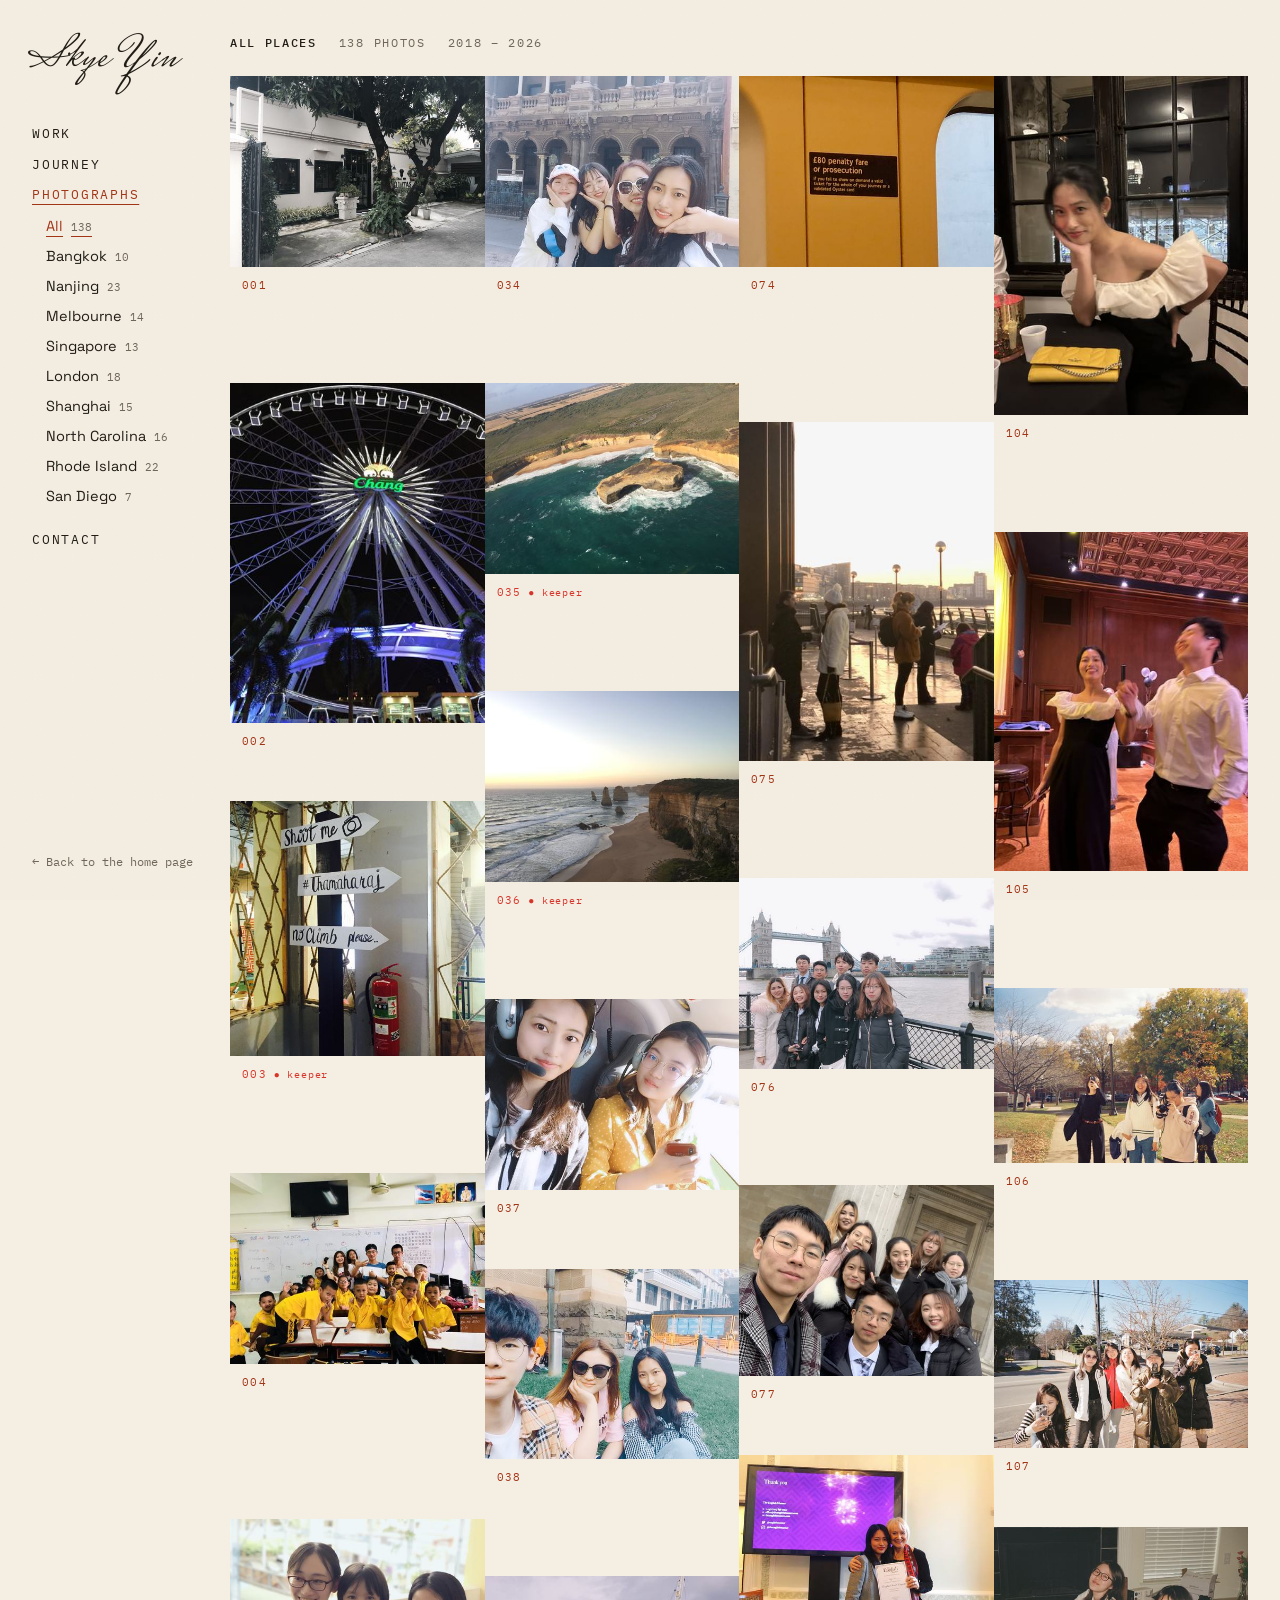
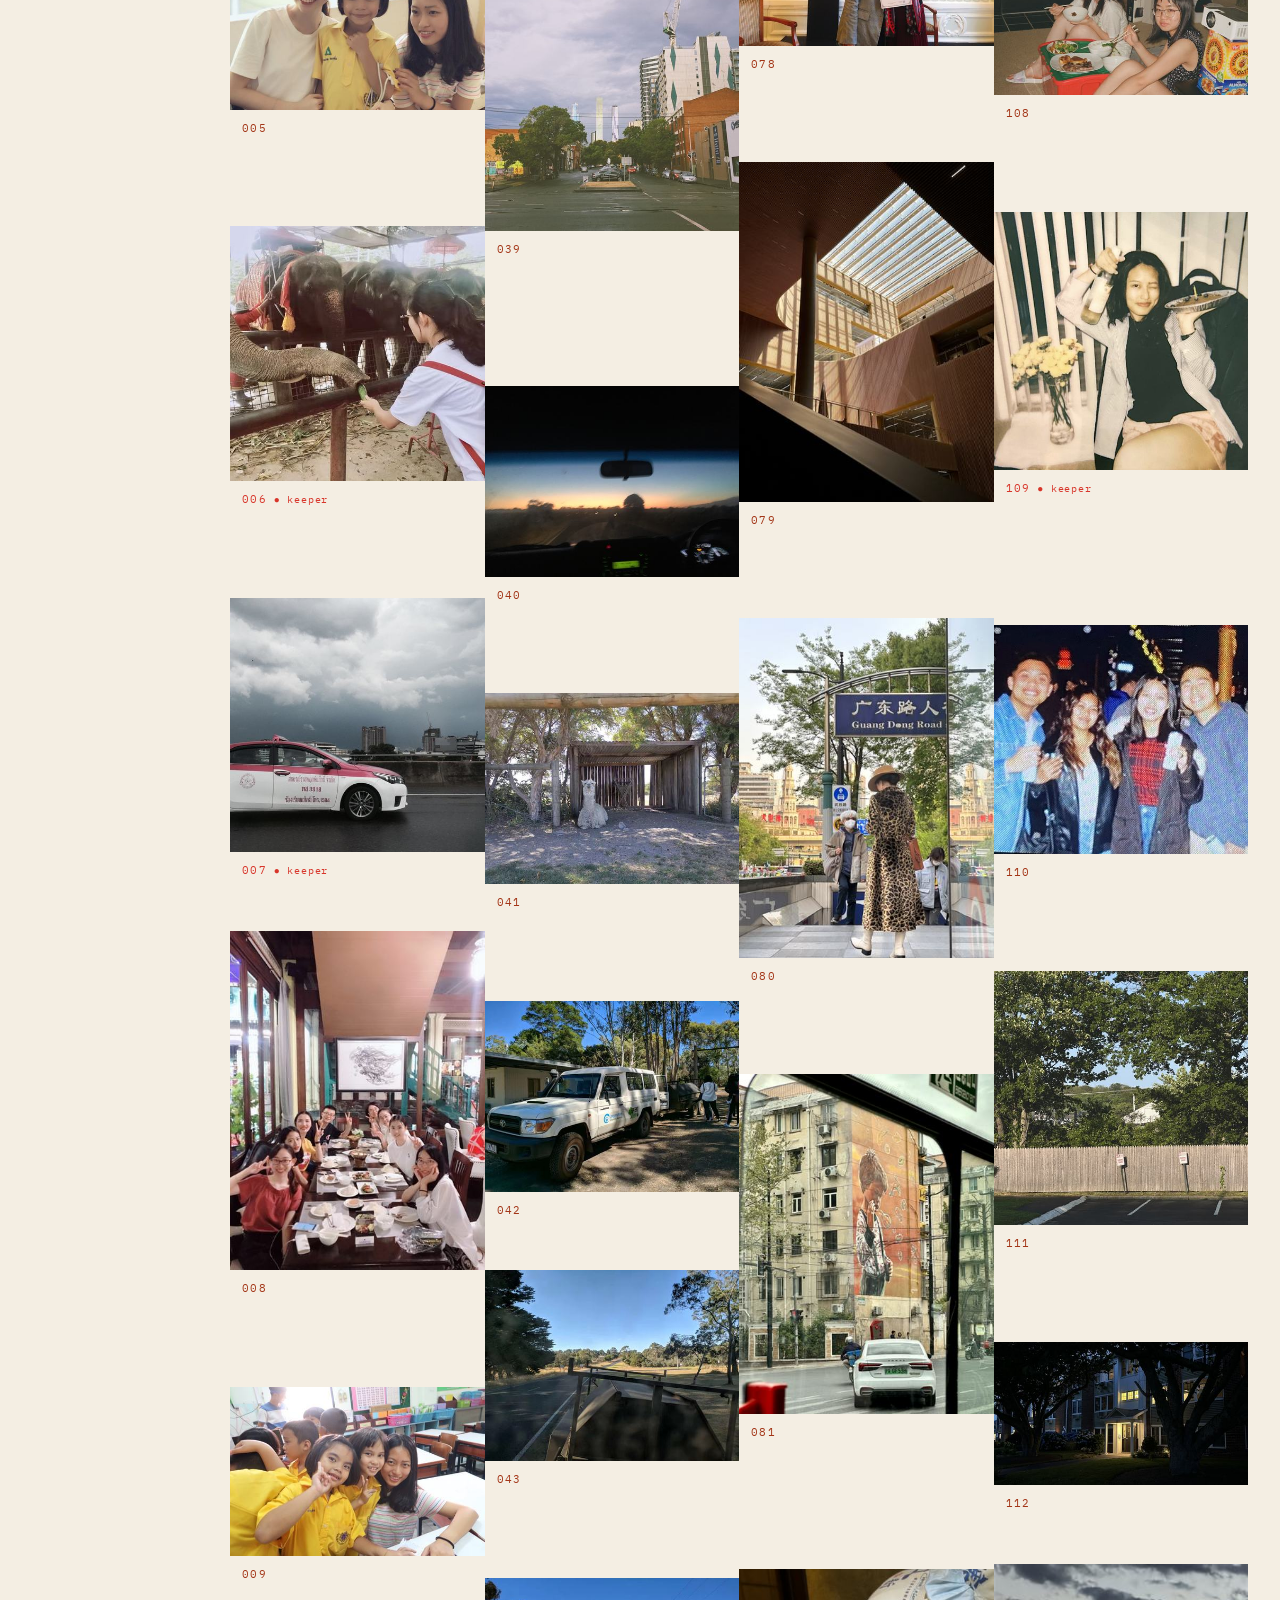
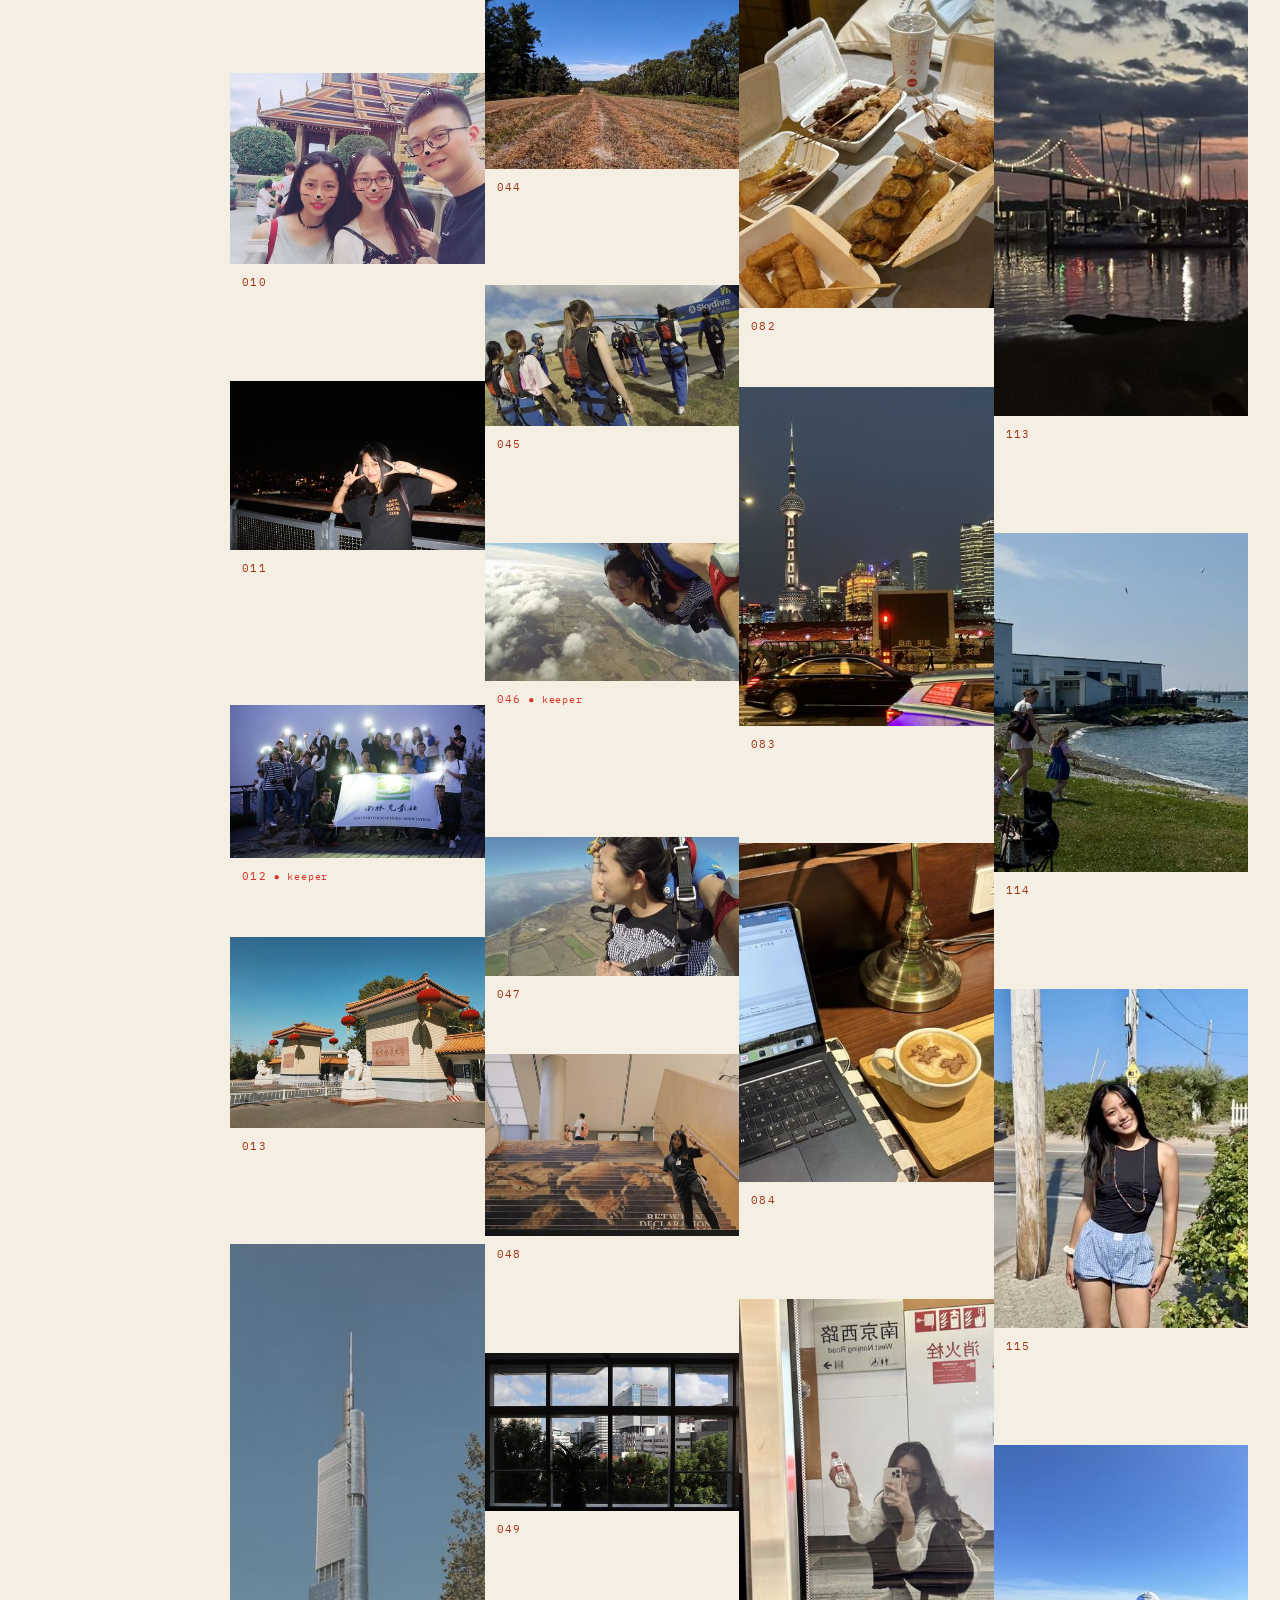
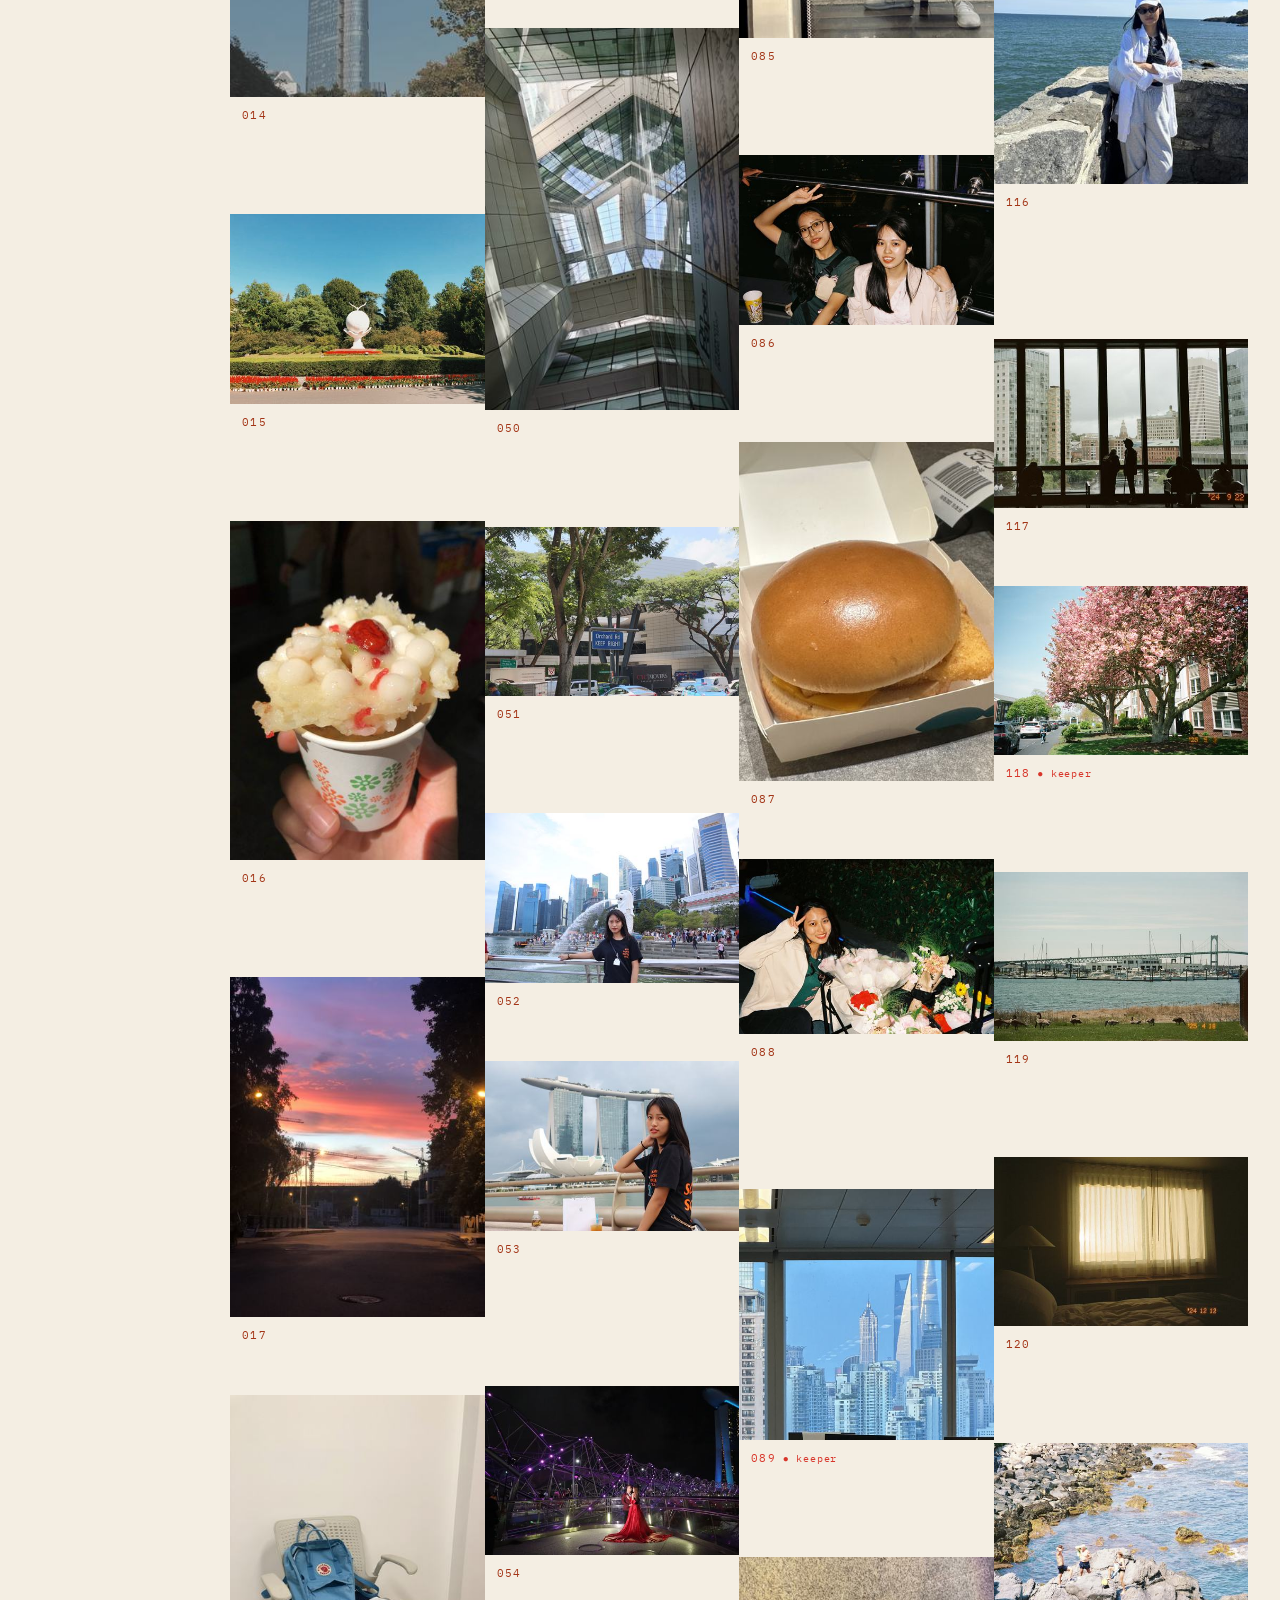
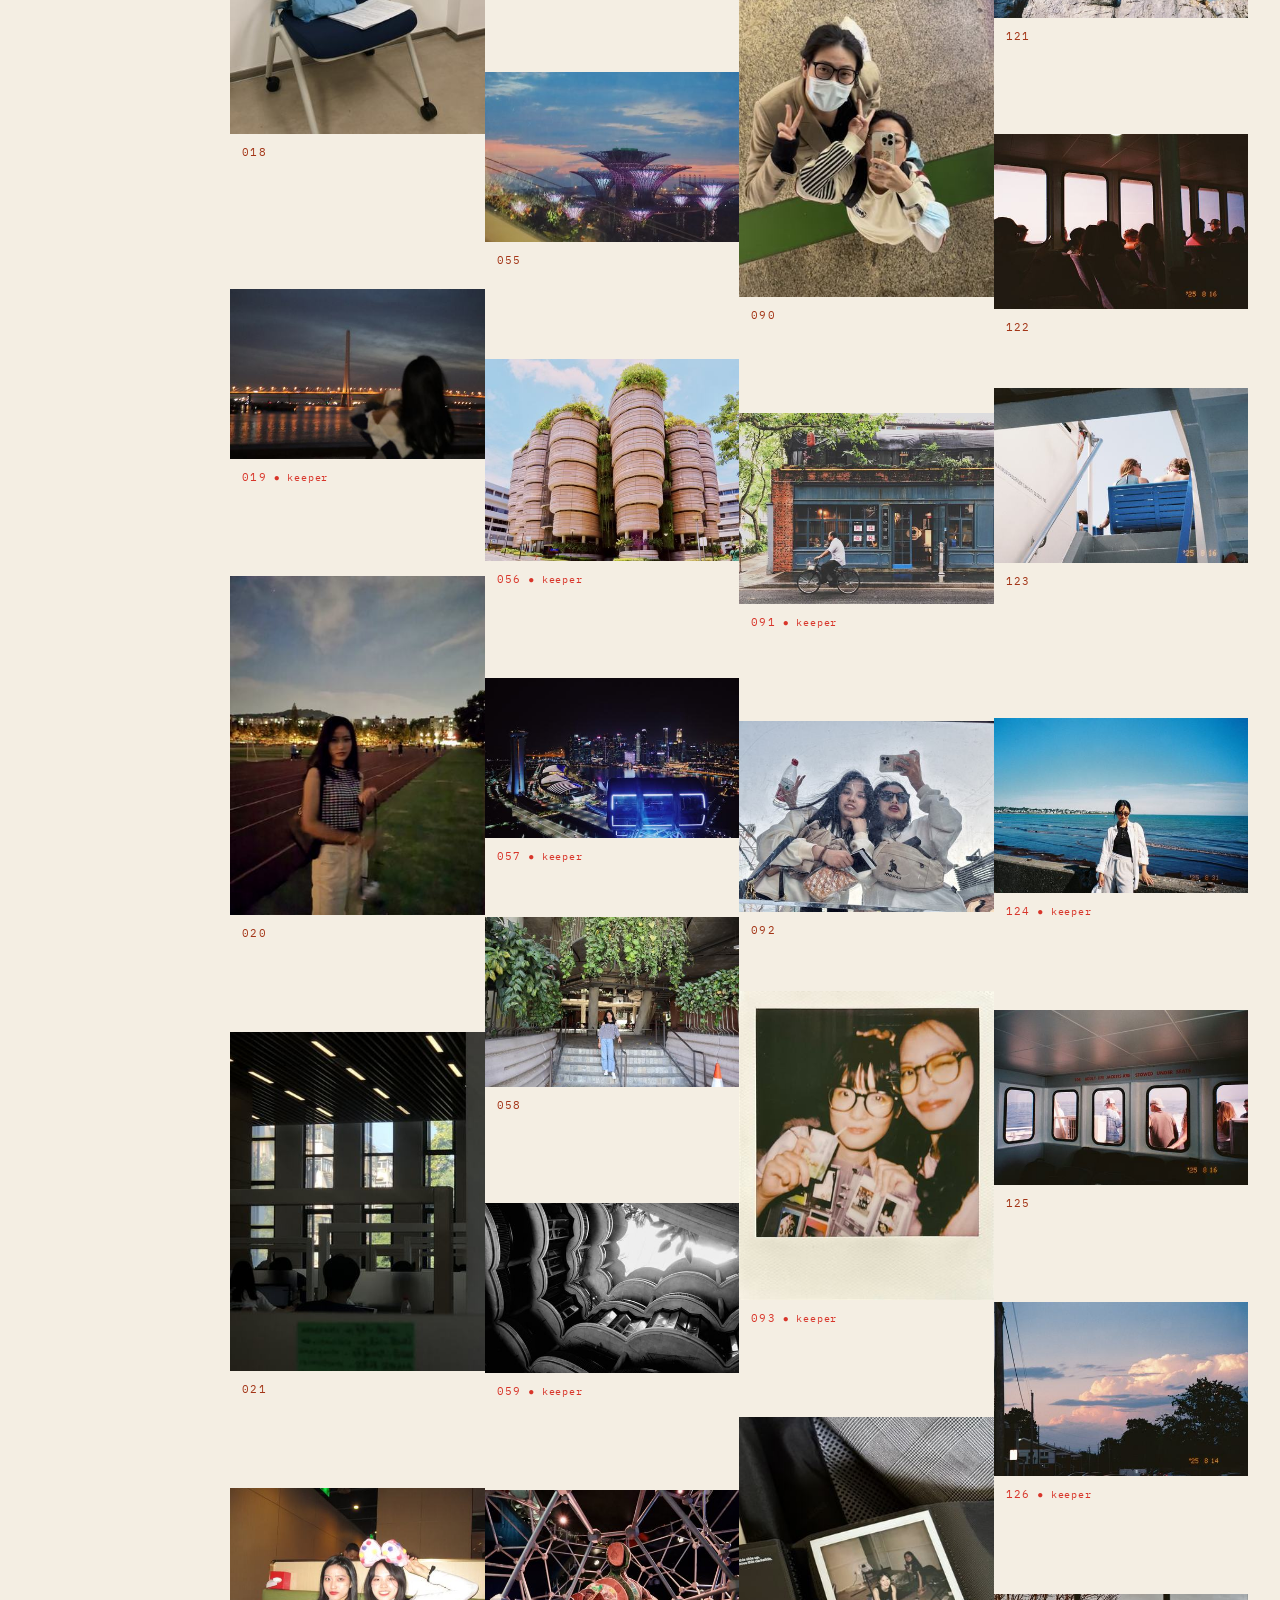
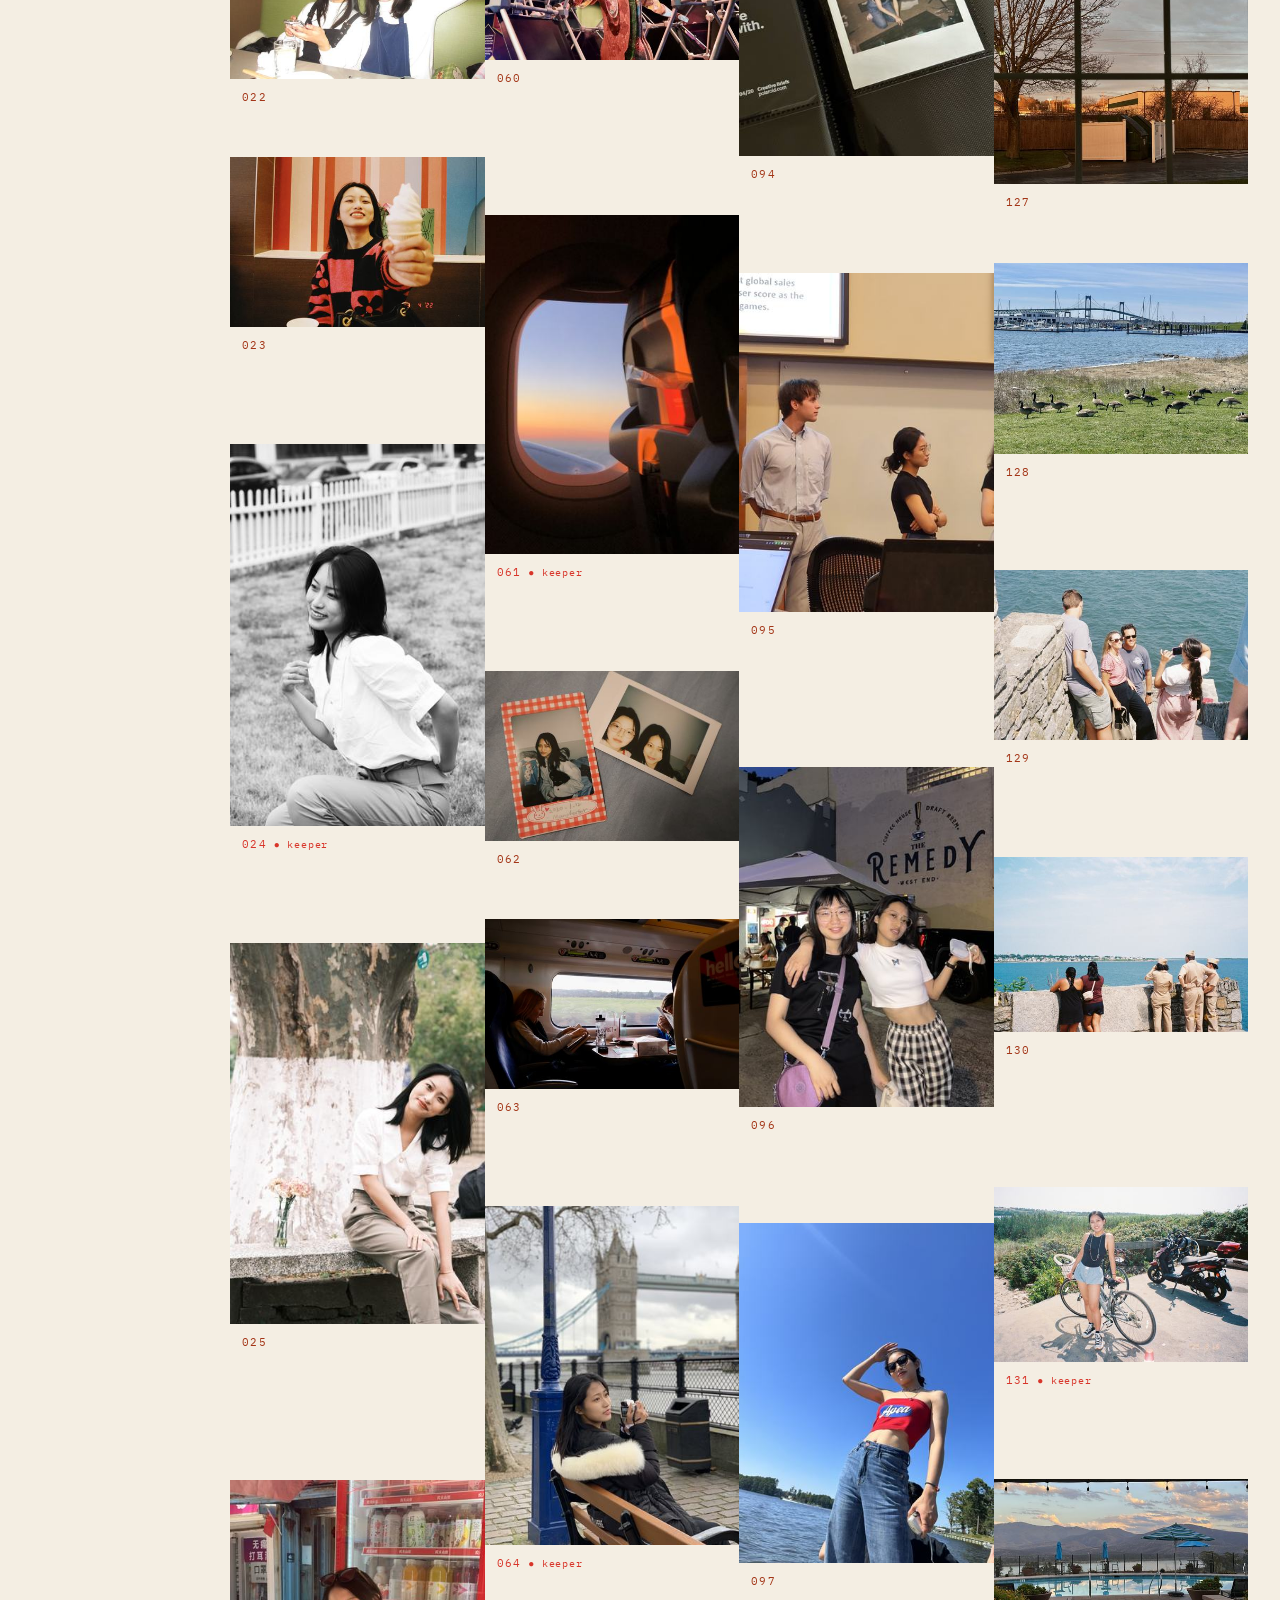
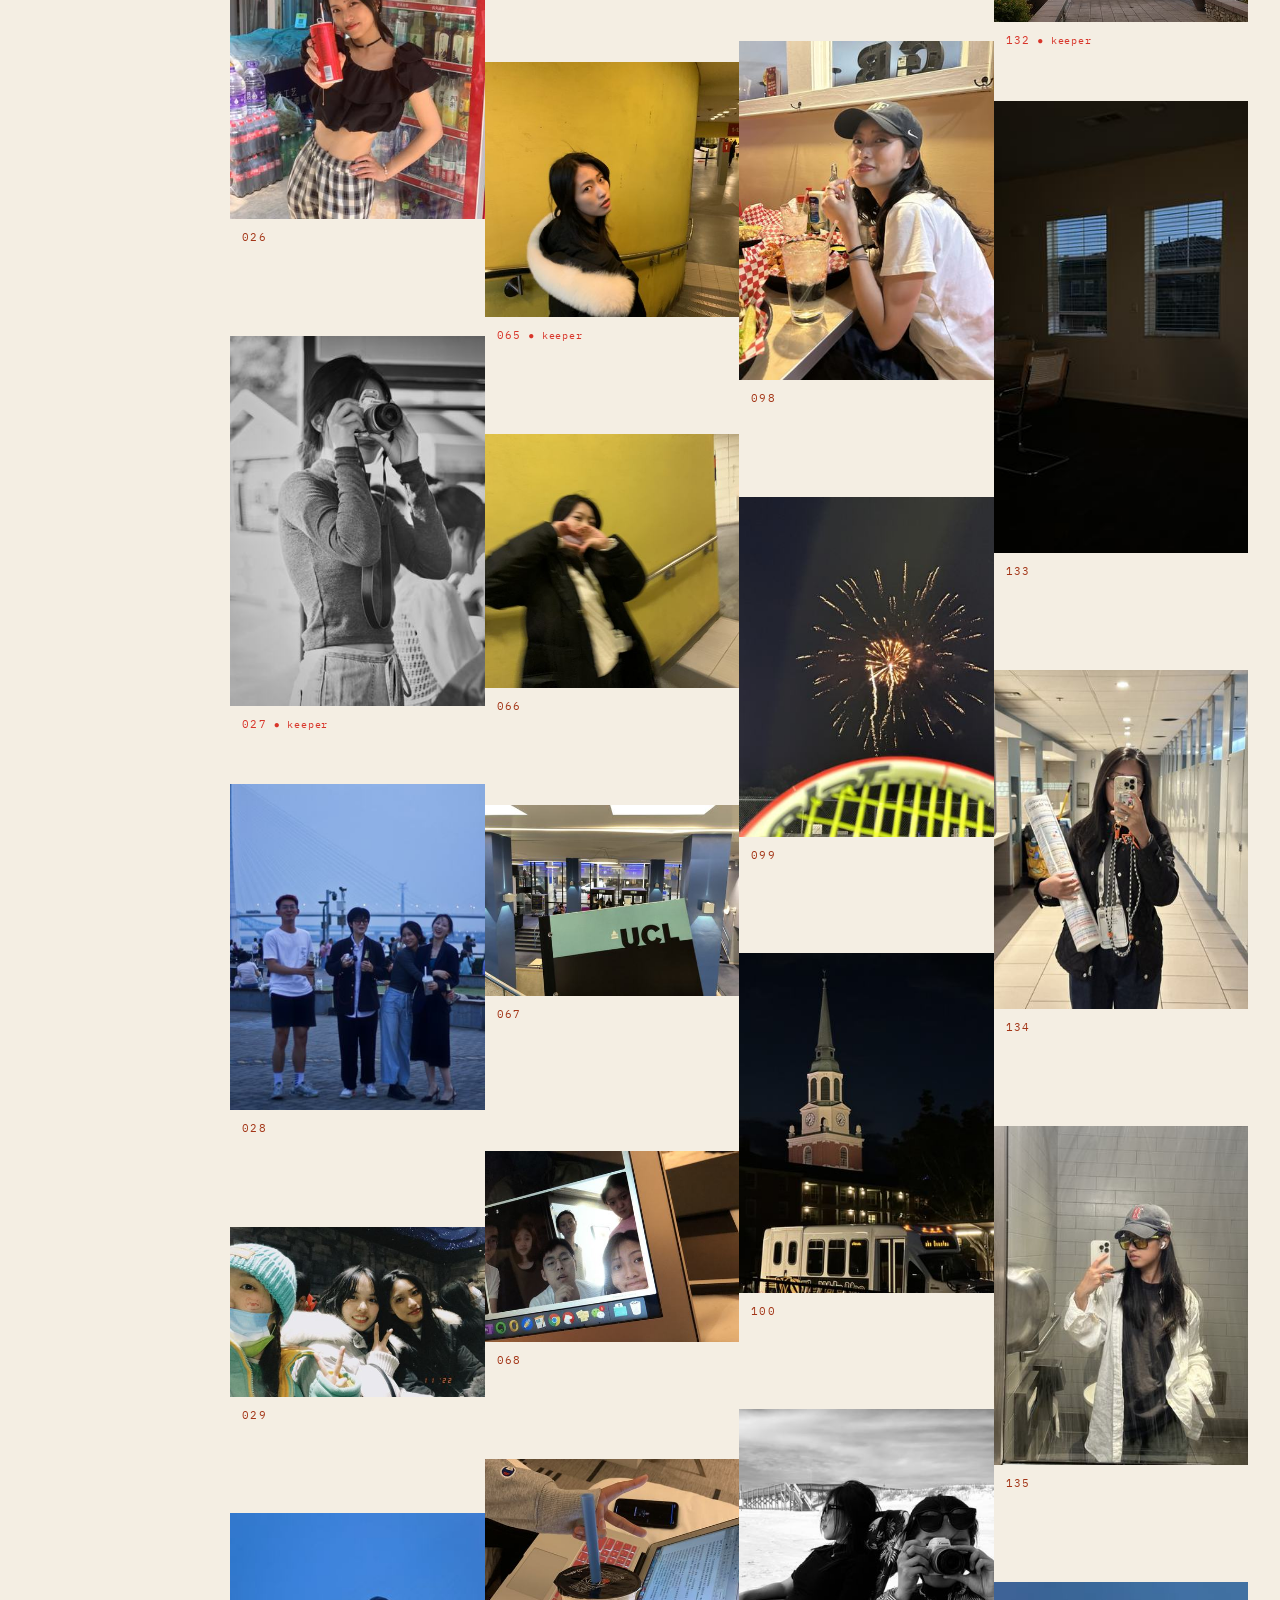
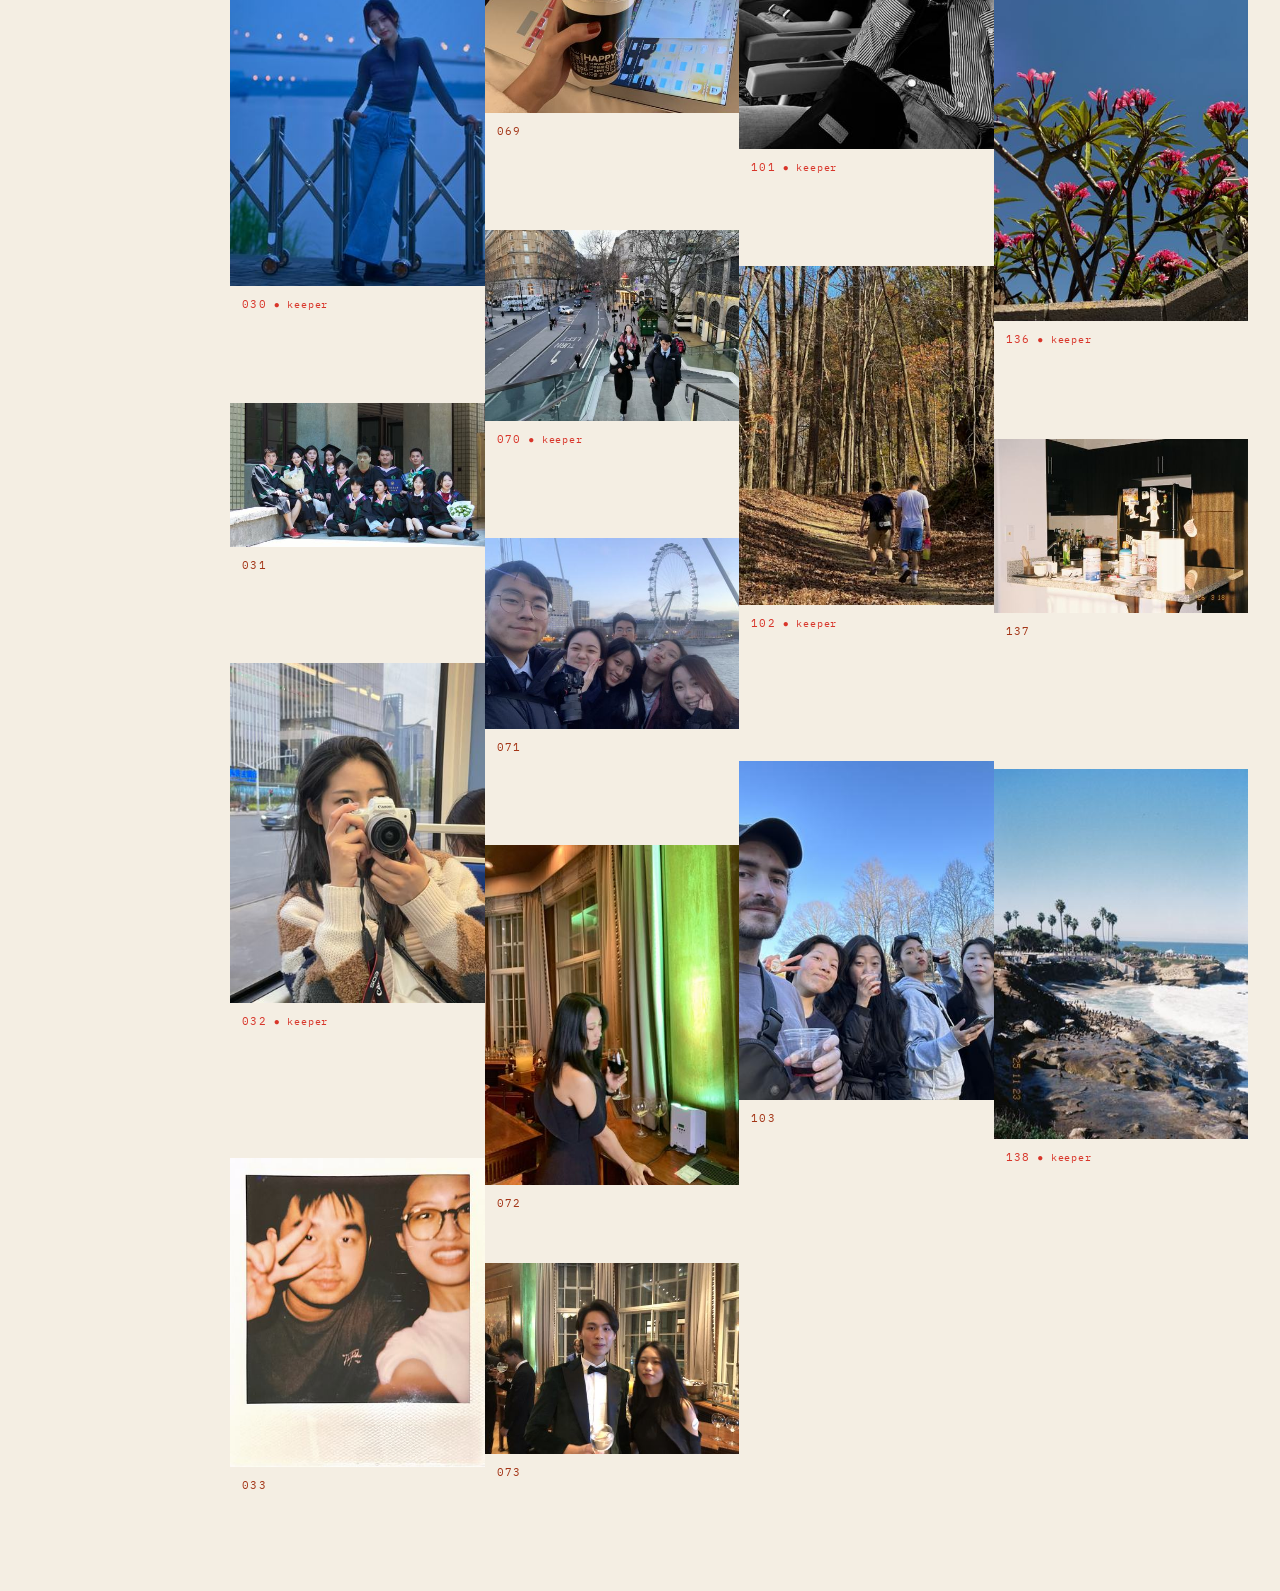
<file: darkroom.html>
<!DOCTYPE html>
<html lang="en">
<head>
  <meta charset="UTF-8">
  <meta name="viewport" content="width=device-width, initial-scale=1.0">
  <title>Darkroom · Skye Yin</title>
  <meta name="description" content="Photographs by Skye Yin from the places she has lived, studied and travelled.">
  <script>
    (function () {
      var d = document.documentElement;
      d.classList.add("js");
      if (window.matchMedia("(prefers-reduced-motion: reduce)").matches) d.classList.add("rm");
    })();
  </script>
  <link rel="preconnect" href="https://fonts.googleapis.com">
  <link rel="preconnect" href="https://fonts.gstatic.com" crossorigin>
  <link href="https://fonts.googleapis.com/css2?family=Fraunces:ital,opsz,wght@0,9..144,400;0,9..144,500;0,9..144,600;1,9..144,400&family=IBM+Plex+Mono:wght@400;500&family=Mrs+Saint+Delafield&family=Space+Grotesk:wght@400;500;600&display=swap" rel="stylesheet">
  <link rel="stylesheet" href="styles.css">
  <link rel="icon" href="data:image/svg+xml,<svg xmlns='http://www.w3.org/2000/svg' viewBox='0 0 100 100'><circle cx='50' cy='50' r='46' fill='%23141210'/><circle cx='50' cy='50' r='16' fill='%23c8451f'/><circle cx='50' cy='50' r='4' fill='%23f4eee3'/></svg>">
</head>
<body class="darkroom-page">

  <div class="dr-layout">
    <aside class="dr-side">
      <a class="dr-name" href="./">Skye Yin</a>
      <nav aria-label="Site">
        <ul class="dr-nav">
          <li><a href="./#work">Work</a></li>
          <li><a href="./#journey">Journey</a></li>
          <li><span class="dr-current" aria-current="page">Photographs</span>
            <ul class="side-list dr-places" id="side-cities" aria-label="Places"></ul>
          </li>
          <li><a href="./#contact">Contact</a></li>
        </ul>
      </nav>
      <a class="dr-back" href="./#darkroom">&larr; Back to the home page</a>
    </aside>

    <main class="dr-main">
      <h1 class="dr-heading" id="dr-heading">Photographs</h1>
      <div class="contact-sheet" id="contact-sheet"></div>
    </main>
  </div>

  <!-- Photo viewer -->
  <dialog class="gallery" id="gallery" aria-labelledby="gallery-caption">
    <div class="gallery-stage">
      <figure class="gallery-photo">
        <img id="gallery-img" alt="">
        <span class="date-stamp" id="gallery-date"></span>
      </figure>
      <button type="button" class="gallery-nav gallery-prev" id="gallery-prev" aria-label="Previous photo"><svg viewBox="0 0 24 24" aria-hidden="true"><path d="M15 5l-7 7 7 7"/></svg></button>
      <button type="button" class="gallery-nav gallery-next" id="gallery-next" aria-label="Next photo"><svg viewBox="0 0 24 24" aria-hidden="true"><path d="M9 5l7 7-7 7"/></svg></button>
    </div>
    <div class="gallery-bar">
      <p id="gallery-caption"></p>
      <button type="button" class="screening-close" id="gallery-close">Close</button>
    </div>
    <div class="film-holes film-holes-sm" aria-hidden="true"></div>
    <ol class="gallery-strip" id="gallery-strip"></ol>
    <div class="film-holes film-holes-sm" aria-hidden="true"></div>
  </dialog>

  <script src="photos.js"></script>
  <script src="script.js"></script>
</body>
</html>
</file>
<file: styles.css>
/* ============ Retro analog theme ============ */
:root {
  --paper: #f4eee3;
  --paper-deep: #ece3d2;
  --card: #fffdf7;
  --ink: #211d16;
  --muted: #6f6659;
  --accent: #c8451f;
  --accent-ink: #a33517;
  --line: #d9cfbc;
  --black: #141210;
  --radius: 18px;
  --page: 1080px;
  --mono: "IBM Plex Mono", ui-monospace, SFMono-Regular, Menlo, monospace;
  --serif: "Fraunces", Georgia, serif;
  --shadow: 0 1px 2px rgba(33, 29, 22, 0.06), 0 10px 30px -12px rgba(33, 29, 22, 0.18);
}

* { margin: 0; padding: 0; box-sizing: border-box; }

html { scroll-behavior: smooth; }

body {
  font-family: "Space Grotesk", system-ui, sans-serif;
  background: var(--paper);
  color: var(--ink);
  line-height: 1.65;
  min-height: 100vh;
  overflow-x: hidden;
}

/* subtle paper grain */
body::before {
  content: "";
  position: fixed;
  inset: 0;
  pointer-events: none;
  opacity: 0.5;
  background-image: url("data:image/svg+xml,%3Csvg xmlns='http://www.w3.org/2000/svg' width='120' height='120'%3E%3Cfilter id='n'%3E%3CfeTurbulence type='fractalNoise' baseFrequency='0.9' numOctaves='2'/%3E%3CfeColorMatrix values='0 0 0 0 0 0 0 0 0 0 0 0 0 0 0 0 0 0 0.03 0'/%3E%3C/filter%3E%3Crect width='120' height='120' filter='url(%23n)'/%3E%3C/svg%3E");
  z-index: 1;
}

h1, h2, h3 { font-family: var(--serif); line-height: 1.15; }

a { color: var(--accent-ink); }

a:focus-visible, button:focus-visible, summary:focus-visible {
  outline: 2px solid var(--accent);
  outline-offset: 3px;
}

/* ============ 01 · Hello ============ */
.hello {
  position: relative;
  z-index: 2;
  padding: clamp(40px, 7vw, 88px) 24px clamp(24px, 4vw, 40px);
  overflow: hidden;
}

/* warm light leak in the corner, like the edge of a roll exposed to light */
.light-leak {
  position: absolute;
  top: -30%;
  right: -12%;
  width: 70vw;
  height: 80vh;
  pointer-events: none;
  background:
    radial-gradient(closest-side, rgba(232, 120, 47, 0.20), transparent 70%),
    radial-gradient(closest-side at 70% 30%, rgba(200, 69, 31, 0.14), transparent 70%);
  filter: blur(10px);
  animation: leak 14s ease-in-out infinite alternate;
}
@keyframes leak {
  from { transform: translate(0, 0) scale(1); opacity: 0.8; }
  to { transform: translate(-4%, 6%) scale(1.08); opacity: 1; }
}

.hello-inner {
  position: relative;
  max-width: var(--page);
  margin: 0 auto;
  display: grid;
  grid-template-columns: minmax(0, 1.2fr) minmax(0, 0.8fr);
  gap: clamp(32px, 6vw, 84px);
  align-items: start;
}

.signature {
  font-family: "Mrs Saint Delafield", "Snell Roundhand", cursive;
  font-weight: 400;
  font-size: clamp(76px, 11vw, 136px);
  line-height: 1;
  margin: 0 0 6px -0.08em;
}
/* padding keeps the flourishes inside the clip while the name is being written */
.signature-ink { display: inline-block; padding: 0.12em 0.3em 0.18em 0.06em; }

.hello-story { max-width: 56ch; }
.story-line {
  font-size: 18px;
  line-height: 1.75;
  color: var(--muted);
  margin-bottom: 12px;
}
.story-greet {
  font-family: var(--mono);
  font-size: 13px;
  letter-spacing: 0.12em;
  color: var(--accent-ink);
  margin-bottom: 14px;
}

.chip {
  display: inline-flex;
  align-items: center;
  gap: 5px;
  padding: 0 8px 0 7px;
  border: 1px solid var(--line);
  border-radius: 999px;
  background: rgba(255, 253, 247, 0.7);
  color: var(--ink);
  font-size: 0.92em;
  font-weight: 500;
  line-height: 1.5;
  text-decoration: none;
  white-space: nowrap;
  vertical-align: 0.04em;
  transition: border-color 0.2s ease, color 0.2s ease;
}
.chip::before {
  content: "";
  width: 5px;
  height: 5px;
  border-radius: 50%;
  background: var(--accent);
}
a.chip:hover { border-color: var(--accent); color: var(--accent-ink); }
.nw { white-space: nowrap; }
.story-line.route { color: var(--ink); }
.chip-place::before { background: transparent; box-shadow: inset 0 0 0 1.5px var(--accent); }

.hello .social-row { margin-top: 26px; }
.social-row { display: flex; flex-wrap: wrap; gap: 10px; }

.social-link {
  display: inline-flex;
  align-items: center;
  gap: 8px;
  padding: 9px 16px;
  min-height: 44px;
  border: 1px solid var(--line);
  border-radius: 999px;
  background: var(--card);
  color: var(--ink);
  text-decoration: none;
  font-size: 14px;
  font-weight: 500;
  cursor: pointer;
  transition: border-color 0.2s ease, background 0.2s ease, color 0.2s ease;
}
.social-link svg { width: 17px; height: 17px; fill: currentColor; }
.social-link:hover { border-color: var(--accent); color: var(--accent-ink); background: #fff; }
.social-link:focus-visible,
a:focus-visible, button:focus-visible {
  outline: 2px solid var(--accent);
  outline-offset: 3px;
}


/* ---- intro animation (only on first visit, skipped with reduced motion) ---- */
html.intro-play .signature-ink { animation: write 2s 0.15s cubic-bezier(0.55, 0.1, 0.3, 1) both; }
@keyframes write {
  from { clip-path: inset(0 100% 0 0); }
  to { clip-path: inset(0 0 0 0); }
}
html.intro-play .story-line,
html.intro-play .hello .social-row {
  opacity: 0;
  transform: translateY(8px);
  transition: opacity 0.7s ease, transform 0.7s ease;
}
html.intro-play .hello .is-shown,
html.intro-done .hello .story-line,
html.intro-done .hello .social-row { opacity: 1; transform: none; }
html.intro-done .signature-ink { animation: none; }

.skip-intro {
  position: fixed;
  left: 50%;
  bottom: 22px;
  z-index: 45;
  transform: translateX(-50%);
  min-height: 40px;
  padding: 8px 18px;
  border: 0;
  border-radius: 999px;
  background: rgba(20, 18, 16, 0.88);
  color: #f6f1e7;
  font: 500 13px/1 "Space Grotesk", sans-serif;
  cursor: pointer;
  box-shadow: 0 8px 20px -8px rgba(0, 0, 0, 0.5);
}
.skip-intro[hidden] { display: none; }
.skip-intro:hover { background: var(--black); }

/* ---- portrait: an Instax Square print ---- */
.hello-aside {
  display: flex;
  flex-direction: column;
  gap: 30px;
  padding-top: clamp(8px, 3vw, 36px);
}
.hello-photo { margin: 0; }
.instax {
  position: relative;
  padding: 6.5% 6.5% 23%;
  background: linear-gradient(160deg, #fdfcf8, #f6f3ec);
  border-radius: 3px;
  transform: rotate(1.6deg);
  box-shadow:
    0 26px 48px -26px rgba(20, 18, 16, 0.6),
    0 2px 6px rgba(20, 18, 16, 0.16),
    inset 0 0 0 1px rgba(20, 18, 16, 0.05);
}
.instax img {
  display: block;
  width: 100%;
  height: auto;
  aspect-ratio: 1;
  object-fit: cover;
  box-shadow: inset 0 0 0 1px rgba(0, 0, 0, 0.08);
}
.hello-photo figcaption {
  margin-top: 16px;
  font-family: var(--mono);
  font-size: 12px;
  line-height: 1.6;
  color: var(--muted);
}

/* ---- Yangzhou postcard with the bridge drawing ---- */
.postcard {
  padding-top: 20px;
  border-top: 1px dashed var(--line);
}
.bridge-art {
  display: block;
  width: 100%;
  height: auto;
  fill: none;
  stroke: var(--ink);
  stroke-width: 1.3;
  stroke-linecap: round;
  stroke-linejoin: round;
}
.bridge-art path { stroke-dasharray: 1; stroke-dashoffset: 0; }
html.js:not(.rm) .bridge-art:not(.is-drawn) path { stroke-dashoffset: 1; }
.bridge-art.is-drawn path { transition: stroke-dashoffset 1.2s ease calc(var(--i, 0) * 40ms); }
.postcard-text {
  display: flex;
  flex-direction: column;
  gap: 2px;
  margin-top: 12px;
  font-family: var(--mono);
  font-size: 12px;
  color: var(--ink);
}
.postcard-text .muted, .muted { color: var(--muted); }

/* ============ Sections ============ */
.section {
  position: relative;
  z-index: 2;
  max-width: var(--page);
  margin: 0 auto;
  padding: clamp(56px, 8vw, 104px) 24px 0;
}
.section-head {
  display: flex;
  align-items: baseline;
  justify-content: space-between;
  gap: 16px;
  padding-top: 18px;
  margin-bottom: 34px;
  border-top: 1px solid var(--line);
}
.section-head h2 { font-size: clamp(32px, 4.4vw, 46px); font-weight: 400; }
.section-kicker {
  font-family: var(--mono);
  font-size: 12px;
  letter-spacing: 0.14em;
  text-transform: uppercase;
  color: var(--muted);
}

/* ============ 02 · Featured work ============ */
.work-grid {
  display: grid;
  grid-template-columns: repeat(3, minmax(0, 1fr));
  gap: 48px 26px;
}
.work-card { min-width: 0; }
.work-cover-wrap { position: relative; }
.work-cover {
  --cover-bg: var(--paper-deep);
  position: relative;
  display: block;
  aspect-ratio: 16 / 10;
  overflow: hidden;
  border: 1px solid var(--line);
  border-radius: 6px;
  background: var(--cover-bg);
  transition: transform 0.3s ease, box-shadow 0.3s ease, border-color 0.3s ease;
}
.work-card:hover .work-cover {
  transform: translateY(-3px);
  border-color: #cbbfa7;
  box-shadow: 0 18px 32px -20px rgba(33, 29, 22, 0.5);
}

.cover-art {
  position: absolute;
  inset: 0;
  width: 100%;
  height: 100%;
  fill: none;
  stroke: var(--ink);
  stroke-width: 1.6;
  stroke-linecap: round;
  stroke-linejoin: round;
  clip-path: inset(0 0 0 0);
}
.cover-art .ac { stroke: var(--accent); }
.cover-art circle.ac { stroke-width: 2.2; }
.cover-art .dash { stroke-dasharray: 4 5; }
.cover-art .faint { stroke: #b5a88f; stroke-dasharray: 1 6; }
.cover-art .thick { stroke-width: 3; }
.cover-art .solid { fill: var(--cover-bg); }
.cover-art .solid-edge { stroke: var(--cover-bg); stroke-width: 2.4; }
.cover-art .dot { fill: var(--ink); stroke: none; }
.cover-art .marker { stroke-width: 9; stroke-opacity: 0.22; }
.cover-art text {
  fill: var(--muted);
  stroke: none;
  font-family: var(--mono);
  font-size: 11px;
  letter-spacing: 0.04em;
}
.cover-art .ac-text { fill: var(--accent-ink); }
.cover-art .word { fill: var(--ink); font-family: var(--serif); font-style: italic; font-size: 19px; letter-spacing: 0; }
.cover-art .q0 { fill: none; stroke: #cdbfa6; stroke-width: 1; }
.cover-art .q1 { fill: var(--ink); fill-opacity: 0.16; stroke: none; }
.cover-art .q2 { fill: var(--ink); fill-opacity: 0.4; stroke: none; }
.cover-art .q3 { fill: var(--ink); fill-opacity: 0.78; stroke: none; }
.cover-art .qa { fill: var(--accent); stroke: none; }

/* each cover is "drawn" left to right when it scrolls into view */
html.js:not(.rm) .work-cover:not(.is-drawn) .cover-art { clip-path: inset(0 100% 0 0); }
.work-cover.is-drawn .cover-art { transition: clip-path 1.5s cubic-bezier(0.55, 0.1, 0.3, 1); }

.cover-edge {
  position: absolute;
  left: 12px;
  bottom: 8px;
  font-family: var(--mono);
  font-size: 9.5px;
  letter-spacing: 0.18em;
  color: var(--accent);
  opacity: 0.85;
}

.work-demo {
  position: absolute;
  right: 10px;
  bottom: 10px;
  display: inline-flex;
  align-items: center;
  gap: 6px;
  min-height: 34px;
  padding: 6px 13px 6px 10px;
  border: 0;
  border-radius: 999px;
  background: var(--black);
  color: #f6f1e7;
  font: 500 12.5px/1 "Space Grotesk", sans-serif;
  cursor: pointer;
  box-shadow: 0 6px 14px -6px rgba(0, 0, 0, 0.5);
  transition: background 0.2s ease;
}
.work-demo svg { width: 14px; height: 14px; fill: #ff8a4c; }
.work-demo:hover { background: var(--accent-ink); }
.work-demo:hover svg { fill: #fff8f0; }

.work-card h3 {
  margin-top: 18px;
  font-size: 25px;
  font-weight: 500;
}
.work-card h3 a { color: var(--ink); text-decoration: none; }
.work-card h3 a:hover { text-decoration: underline; text-decoration-thickness: 1px; text-underline-offset: 4px; }
.work-meta {
  margin-top: 5px;
  font-family: var(--mono);
  font-size: 11.5px;
  letter-spacing: 0.04em;
  color: var(--muted);
}
.work-desc {
  margin-top: 10px;
  font-size: 14.5px;
  line-height: 1.6;
  color: var(--muted);
}
.work-card:nth-child(3n + 2) { transition-delay: 0.08s; }
.work-card:nth-child(3n) { transition-delay: 0.16s; }

/* ---- All work index ---- */
.all-work {
  margin-top: 64px;
  border-top: 1px solid var(--line);
  border-bottom: 1px solid var(--line);
}
.all-work summary {
  display: flex;
  align-items: center;
  gap: 14px;
  padding: 18px 2px;
  list-style: none;
  cursor: pointer;
  font-family: var(--serif);
  font-size: 22px;
}
.all-work summary::-webkit-details-marker { display: none; }
.all-count {
  font-family: var(--mono);
  font-size: 12px;
  letter-spacing: 0.08em;
  color: var(--muted);
}
.all-icon {
  position: relative;
  width: 14px;
  height: 14px;
  margin-left: auto;
}
.all-icon::before, .all-icon::after {
  content: "";
  position: absolute;
  inset: 6px 0 auto;
  height: 1.5px;
  background: var(--ink);
  transition: transform 0.25s ease;
}
.all-icon::after { transform: rotate(90deg); }
.all-work[open] .all-icon::after { transform: rotate(0deg); }
.all-work summary:hover { color: var(--accent-ink); }

.work-index { list-style: none; padding-bottom: 8px; }
.work-index a {
  display: grid;
  grid-template-columns: 64px minmax(0, 1.1fr) minmax(0, 2fr) 136px 18px;
  gap: 16px;
  align-items: baseline;
  padding: 14px 2px;
  border-top: 1px solid var(--line);
  color: var(--ink);
  text-decoration: none;
  transition: color 0.2s ease, background 0.2s ease;
}
.work-index a:hover { color: var(--accent-ink); background: rgba(255, 253, 247, 0.6); }
.idx-year, .idx-kind {
  font-family: var(--mono);
  font-size: 12px;
  color: var(--muted);
}
.idx-name { font-family: var(--serif); font-size: 18px; }
.idx-desc { font-size: 14px; color: var(--muted); }
.idx-arrow { color: var(--muted); }

/* ============ 03 · Journey ============ */
.journey-intro {
  max-width: 56ch;
  margin: -14px 0 30px;
  color: var(--muted);
}
.journey-body {
  display: grid;
  grid-template-columns: minmax(0, 2.1fr) minmax(0, 1fr);
  gap: clamp(24px, 4vw, 48px);
  align-items: start;
}
.journey-map {
  position: sticky;
  top: 12vh;
  height: min(66vh, 560px);
  border: 1px solid var(--line);
  border-radius: var(--radius);
  background: #f7f2e8;
  box-shadow: var(--shadow);
  overflow: hidden;
}
#journey-svg {
  --k: 1;
  display: block;
  width: 100%;
  height: 100%;
}
.map-sphere { fill: #f7f2e8; stroke: none; }
.map-grat { fill: none; stroke: #e6dccb; stroke-width: calc(var(--k) * 0.8px); stroke-dasharray: calc(var(--k) * 2px) calc(var(--k) * 4px); }
.map-land { fill: var(--paper-deep); stroke: #a99b80; stroke-width: calc(var(--k) * 0.9px); stroke-linejoin: round; }
.map-borders { fill: none; stroke: #cbbfa6; stroke-width: calc(var(--k) * 0.6px); stroke-dasharray: calc(var(--k) * 1.5px) calc(var(--k) * 2.5px); }
.leg {
  fill: none;
  stroke: var(--accent);
  stroke-width: calc(var(--k) * 2px);
  stroke-linecap: round;
}
.leg.past, .leg.done {
  stroke: var(--ink);
  stroke-opacity: 0.45;
  stroke-width: calc(var(--k) * 1.4px);
  stroke-dasharray: calc(var(--k) * 4px) calc(var(--k) * 4px);
}
.leg.done { stroke: var(--accent-ink); stroke-opacity: 0.7; }
.pin { opacity: 0; transition: opacity 0.4s ease; }
.pin.is-visited { opacity: 1; }
.pin-dot { fill: var(--ink); stroke: var(--card); stroke-width: calc(var(--k) * 1.5px); }
.pin-ring { fill: none; stroke: var(--accent); stroke-width: calc(var(--k) * 1.5px); opacity: 0; }
.pin.is-current .pin-dot { fill: var(--accent); }
.pin.is-current .pin-ring { opacity: 1; animation: ping 1.8s ease-out infinite; transform-box: fill-box; transform-origin: center; }
@keyframes ping {
  0% { transform: scale(0.5); opacity: 0.9; }
  100% { transform: scale(1.6); opacity: 0; }
}
.pin-label {
  font-family: var(--mono);
  font-size: calc(var(--k) * 11px);
  letter-spacing: 0.06em;
  fill: var(--muted);
  paint-order: stroke;
  stroke: #f7f2e8;
  stroke-width: calc(var(--k) * 3px);
  stroke-linejoin: round;
}
.pin.is-current .pin-label { fill: var(--ink); font-weight: 500; }
/* last step: San Diego and the Bay Area, where Skye is looking for work */
.pin.is-option { opacity: 1; }
.pin.is-option .pin-dot { fill: var(--card); stroke: var(--accent); stroke-width: calc(var(--k) * 1.8px); }
.pin.is-option .pin-ring { opacity: 1; stroke-dasharray: calc(var(--k) * 2px) calc(var(--k) * 2px); }
.pin.is-option .pin-label { fill: var(--accent-ink); font-weight: 500; }
#journey-svg.is-overview .pin-quiet .pin-label { display: none; }
/* photo tile next to a city that has photos, like the Photos app map */
/* only the current city shows its photo, so neighbouring tiles never pile up */
.photo-tile { display: none; cursor: pointer; }
.pin.is-current .photo-tile { display: inline; }
.pin.is-current.has-tile .pin-label { display: none; }
.tile-stem { stroke: var(--ink); stroke-opacity: 0.5; stroke-width: calc(var(--k) * 1px); }
.tile-frame {
  fill: #fff;
  stroke: rgba(20, 18, 16, 0.18);
  stroke-width: calc(var(--k) * 0.6px);
  filter: drop-shadow(0 calc(var(--k) * 2px) calc(var(--k) * 3px) rgba(20, 18, 16, 0.3));
}
.photo-tile:hover .tile-frame { stroke: var(--accent); stroke-width: calc(var(--k) * 1.4px); }
.tile-caption {
  font-family: var(--mono);
  font-size: calc(var(--k) * 10.5px);
  font-weight: 500;
  fill: var(--ink);
  paint-order: stroke;
  stroke: #f7f2e8;
  stroke-width: calc(var(--k) * 3px);
  stroke-linejoin: round;
}
.map-plane { fill: var(--ink); opacity: 0; transition: opacity 0.25s ease; }
.map-plane.is-flying { opacity: 1; }

.map-hud {
  position: absolute;
  left: 14px;
  bottom: 12px;
  display: flex;
  gap: 10px;
  align-items: center;
  padding: 6px 12px;
  border-radius: 999px;
  background: rgba(20, 18, 16, 0.86);
  color: #f6f1e7;
  font-family: var(--mono);
  font-size: 12px;
}
#hud-step { color: #ff8a4c; }

.journey-steps { list-style: none; padding: 4vh 0 30vh; }
.journey-step {
  min-height: 62vh;
  padding: 18px 0 0 22px;
  border-left: 1px solid var(--line);
  position: relative;
  cursor: pointer;
  opacity: 0.38;
  transition: opacity 0.35s ease;
}
.journey-step:last-child { min-height: 40vh; }
.journey-step::before {
  content: "";
  position: absolute;
  left: -5px;
  top: 25px;
  width: 9px;
  height: 9px;
  border-radius: 50%;
  background: var(--paper);
  border: 1.5px solid var(--muted);
  transition: background 0.3s ease, border-color 0.3s ease;
}
.journey-step.is-active { opacity: 1; }
.journey-step.is-active::before { background: var(--accent); border-color: var(--accent); }
.step-date {
  font-family: var(--mono);
  font-size: 12px;
  letter-spacing: 0.08em;
  color: var(--accent-ink);
}
.journey-step h3 { margin-top: 4px; font-size: clamp(26px, 3vw, 34px); font-weight: 400; }
.step-where { font-family: var(--mono); font-size: 12px; color: var(--muted); margin-top: 2px; }
.step-note { margin-top: 10px; color: var(--muted); max-width: 32ch; }
.step-link { color: var(--accent-ink); font-weight: 500; text-decoration: none; white-space: nowrap; }
.step-link:hover { text-decoration: underline; }

/* photo stack inside a timeline step */
.photo-stack {
  display: inline-flex;
  align-items: center;
  gap: 16px;
  margin-top: 18px;
  padding: 8px 16px 8px 10px;
  border: 1px solid var(--line);
  border-radius: 14px;
  background: var(--card);
  color: var(--ink);
  font: 500 14px/1 "Space Grotesk", sans-serif;
  cursor: pointer;
  transition: border-color 0.2s ease, box-shadow 0.2s ease;
}
.photo-stack:hover { border-color: var(--accent); box-shadow: 0 10px 22px -14px rgba(200, 69, 31, 0.5); }
.stack-thumbs { position: relative; width: 64px; height: 56px; }
.stack-thumbs img {
  position: absolute;
  top: 6px;
  left: 8px;
  width: 46px;
  height: 46px;
  object-fit: cover;
  border: 3px solid #fff;
  border-radius: 3px;
  box-shadow: 0 3px 8px rgba(20, 18, 16, 0.25);
  transition: transform 0.25s ease;
}
.stack-thumbs img:nth-child(1) { transform: rotate(-9deg) translateX(-6px); }
.stack-thumbs img:nth-child(2) { transform: rotate(6deg) translateX(6px); }
.photo-stack:hover .stack-thumbs img:nth-child(1) { transform: rotate(-14deg) translateX(-10px); }
.photo-stack:hover .stack-thumbs img:nth-child(2) { transform: rotate(11deg) translateX(10px); }
.stack-label::after { content: " \2192"; color: var(--accent-ink); }

/* ---- photo viewer ---- */
.gallery {
  width: min(1100px, 96vw);
  max-height: 96vh;
  margin: auto;
  padding: 14px 18px 8px;
  border: 0;
  border-radius: 14px;
  background: var(--black);
  color: #f4eee3;
  overflow: hidden;
}
.gallery::backdrop { background: rgba(20, 18, 16, 0.85); }
.gallery-stage {
  position: relative;
  display: flex;
  align-items: center;
  justify-content: center;
  height: min(70vh, 720px);
  touch-action: pan-y;
  user-select: none;
}
.gallery-photo {
  position: relative;
  margin: 0;
  max-width: 100%;
  max-height: 100%;
  display: flex;
}
.gallery-photo img {
  display: block;
  max-width: 100%;
  max-height: min(70vh, 720px);
  width: auto;
  height: auto;
  object-fit: contain;
  border-radius: 2px;
}
/* orange date imprint, like an old point-and-shoot */
.date-stamp {
  position: absolute;
  right: 4%;
  bottom: 4%;
  font-family: var(--mono);
  font-size: clamp(13px, 1.6vw, 18px);
  font-weight: 500;
  letter-spacing: 0.08em;
  color: #ff8a3c;
  text-shadow: 0 0 6px rgba(255, 120, 40, 0.75), 0 0 1px #ffb27a;
  opacity: 0.92;
  pointer-events: none;
}
.gallery-nav {
  position: absolute;
  top: 50%;
  transform: translateY(-50%);
  display: grid;
  place-items: center;
  width: 46px;
  height: 46px;
  border: 0;
  border-radius: 50%;
  background: rgba(244, 238, 227, 0.14);
  cursor: pointer;
  transition: background 0.2s ease;
}
.gallery-nav:hover { background: rgba(244, 238, 227, 0.28); }
.gallery-nav svg { width: 22px; height: 22px; fill: none; stroke: #f4eee3; stroke-width: 2; stroke-linecap: round; stroke-linejoin: round; }
.gallery-prev { left: 4px; }
.gallery-next { right: 4px; }
.gallery-bar {
  display: flex;
  align-items: center;
  justify-content: space-between;
  gap: 12px;
  padding: 10px 2px 8px;
}
.gallery-bar p {
  font-family: var(--mono);
  font-size: 12px;
  letter-spacing: 0.12em;
  text-transform: uppercase;
  color: #b0a58d;
}
.gallery .film-holes-sm {
  background-image: radial-gradient(circle at 50% 50%, #3a342b 0, #3a342b 2.4px, transparent 2.9px);
}
.gallery-strip {
  display: flex;
  gap: 6px;
  list-style: none;
  overflow-x: auto;
  scrollbar-width: none;
  padding: 2px 0;
}
.gallery-strip::-webkit-scrollbar { display: none; }
.gallery-strip button {
  display: block;
  width: 64px;
  height: 46px;
  padding: 0;
  border: 0;
  border-radius: 2px;
  overflow: hidden;
  background: #000;
  cursor: pointer;
  opacity: 0.45;
  transition: opacity 0.2s ease, box-shadow 0.2s ease;
}
.gallery-strip button:hover { opacity: 0.8; }
.gallery-strip button.is-current { opacity: 1; box-shadow: 0 0 0 2px #ff8a4c; }
.gallery-strip img { width: 100%; height: 100%; object-fit: cover; display: block; }

/* ============ 04 · Darkroom ============ */
.darkroom-intro { max-width: 56ch; margin: -14px 0 22px; color: var(--muted); }
.darkroom-body {
  display: grid;
  grid-template-columns: 150px minmax(0, 1fr);
  gap: clamp(20px, 3vw, 40px);
  align-items: start;
}
.darkroom-side { position: sticky; top: 12vh; }
.side-label {
  font-family: var(--mono);
  font-size: 11px;
  letter-spacing: 0.16em;
  text-transform: uppercase;
  color: var(--muted);
  margin-bottom: 6px;
}
.side-list { list-style: none; margin-bottom: 24px; }
.side-list button {
  display: flex;
  align-items: baseline;
  gap: 8px;
  width: 100%;
  min-height: 34px;
  padding: 5px 0;
  border: 0;
  background: none;
  color: var(--ink);
  font: 400 15px/1.3 "Space Grotesk", sans-serif;
  text-align: left;
  cursor: pointer;
}
.side-list button span { font-family: var(--mono); font-size: 11px; color: var(--muted); }
.side-list button:hover { color: var(--accent-ink); }
.side-list button[aria-pressed="true"] {
  color: var(--accent-ink);
  text-decoration: underline;
  text-decoration-thickness: 1px;
  text-underline-offset: 5px;
}
.sheet-legend[hidden] { display: none; }

/* archive: rows of touching photos, each aligned to the top or bottom of its row */
.archive {
  display: grid;
  grid-template-columns: repeat(var(--cols, 4), minmax(0, 1fr));
  column-gap: 0;
  row-gap: clamp(36px, 6vw, 84px);
}
.archive-item { margin: 0; min-width: 0; }
.archive-item button {
  display: block;
  width: 100%;
  padding: 0;
  border: 0;
  background: var(--paper-deep);
  cursor: zoom-in;
}
.archive-item img {
  display: block;
  width: 100%;
  height: auto;
  transition: opacity 0.2s ease;
}
.archive-item button:hover img { opacity: 0.86; }
.archive-item figcaption {
  padding: 8px 0 0 10px;
  font-family: var(--mono);
  font-size: 11px;
  letter-spacing: 0.12em;
  color: var(--accent-ink);
}
.archive-item.is-pick figcaption { color: #d8352a; }
.archive-item.is-pick figcaption::after { content: " ● keeper"; font-size: 10px; letter-spacing: 0.08em; }

/* a sheet of photo paper with the roll printed on it in strips */
.sheet-paper {
  padding: clamp(14px, 2.4vw, 26px);
  background: linear-gradient(180deg, #fcfbf8, #f5f2eb);
  border-radius: 4px;
  box-shadow: 0 1px 2px rgba(33, 29, 22, 0.08), 0 22px 44px -26px rgba(33, 29, 22, 0.45);
}
.sheet-title {
  display: flex;
  flex-wrap: wrap;
  gap: 6px 22px;
  margin-bottom: 14px;
  font-family: var(--mono);
  font-size: 11.5px;
  letter-spacing: 0.16em;
  text-transform: uppercase;
  color: var(--muted);
}
.sheet-title span:first-child { color: var(--ink); font-weight: 500; }
.sheet-grid {
  list-style: none;
  display: grid;
  grid-template-columns: repeat(6, minmax(0, 1fr));
  gap: 22px 0;
}
.sheet-frame {
  position: relative;
  padding: 15px 4px 19px;
  background: var(--black);
}
/* sprocket holes along the top and bottom edge of each strip */
.sheet-frame::before, .sheet-frame::after {
  content: "";
  position: absolute;
  left: 0;
  right: 0;
  height: 9px;
  background-image: radial-gradient(ellipse 2.6px 2px at 50% 50%, #f5f2eb 98%, transparent 100%);
  background-size: 11px 9px;
  background-repeat: repeat-x;
}
.sheet-frame::before { top: 3px; }
.sheet-frame::after { bottom: 3px; }
.sheet-frame button {
  display: block;
  width: 100%;
  padding: 0;
  border: 0;
  background: #000;
  cursor: zoom-in;
}
.sheet-frame img {
  display: block;
  width: 100%;
  height: auto;
  aspect-ratio: 3 / 2;
  object-fit: cover;
  object-position: 50% 50%;
  transition: filter 0.2s ease, opacity 0.2s ease;
}
.sheet-frame img.is-portrait { object-position: 50% 28%; }
.sheet-frame button:hover img { filter: brightness(1.12); }
.frame-no {
  position: absolute;
  left: 7px;
  bottom: 9px;
  z-index: 1;
  font-family: var(--mono);
  font-size: 8.5px;
  letter-spacing: 0.08em;
  color: #e0782f;
  pointer-events: none;
}
/* red grease-pencil circle around a keeper */
.grease {
  position: absolute;
  inset: -6px -14px -2px -14px;
  width: calc(100% + 28px);
  height: calc(100% + 8px);
  overflow: visible;
  pointer-events: none;
  transform: rotate(var(--tilt, -2deg));
  z-index: 2;
}
.grease path, .sheet-legend path {
  fill: none;
  stroke: #d8352a;
  stroke-width: 3px;
  stroke-linecap: round;
  vector-effect: non-scaling-stroke;
  opacity: 0.88;
}
.sheet-legend {
  display: flex;
  align-items: center;
  gap: 10px;
  margin-top: 14px;
  font-family: var(--mono);
  font-size: 12px;
  color: var(--muted);
}
.sheet-legend svg { width: 34px; height: 22px; overflow: visible; }

.darkroom-link {
  display: inline-flex;
  align-items: center;
  gap: 10px;
  margin-top: 22px;
  padding: 11px 20px;
  border-radius: 999px;
  background: var(--black);
  color: #f6f1e7;
  font-weight: 500;
  text-decoration: none;
  transition: background 0.2s ease;
}
.darkroom-link span:first-of-type { font-family: var(--mono); font-size: 12px; color: #ff8a4c; }
.darkroom-link:hover { background: var(--accent-ink); }
.darkroom-link:hover span:first-of-type { color: #fff3e4; }
a.photo-stack { text-decoration: none; }
#darkroom-teaser .sheet-grid { grid-template-columns: repeat(var(--n, 6), minmax(0, 1fr)); }
@media (max-width: 760px) {
  #darkroom-teaser .sheet-grid { grid-template-columns: repeat(3, minmax(0, 1fr)); gap: 16px 0; }
}

/* ============ darkroom.html ============ */
.dr-layout {
  position: relative;
  z-index: 2;
  display: grid;
  grid-template-columns: 230px minmax(0, 1fr);
  min-height: 100vh;
}
.dr-side {
  position: sticky;
  top: 0;
  align-self: start;
  height: 100vh;
  display: flex;
  flex-direction: column;
  padding: 36px 24px 28px 32px;
}
.dr-name {
  font-family: "Mrs Saint Delafield", cursive;
  font-size: 46px;
  line-height: 1;
  color: var(--ink);
  text-decoration: none;
  margin: 0 0 36px -4px;
}
.dr-nav { list-style: none; }
.dr-nav > li > a, .dr-current {
  display: inline-block;
  padding: 5px 0;
  font-family: var(--mono);
  font-size: 12.5px;
  letter-spacing: 0.14em;
  text-transform: uppercase;
  color: var(--ink);
  text-decoration: none;
}
.dr-nav > li > a:hover { color: var(--accent-ink); }
.dr-current {
  color: var(--accent-ink);
  text-decoration: underline;
  text-underline-offset: 5px;
  text-decoration-thickness: 1px;
}
.dr-places { margin: 2px 0 12px 14px; }
.dr-places button { min-height: 30px; font-size: 14.5px; }
.dr-view { margin-top: 18px; }
.dr-back {
  margin-top: auto;
  font-family: var(--mono);
  font-size: 12px;
  color: var(--muted);
  text-decoration: none;
}
.dr-back:hover { color: var(--accent-ink); }
.dr-main { min-width: 0; padding: 36px 32px 96px 0; }
.dr-heading {
  display: flex;
  flex-wrap: wrap;
  gap: 4px 22px;
  margin-bottom: 26px;
  font-family: var(--mono);
  font-size: 12px;
  font-weight: 400;
  letter-spacing: 0.14em;
  text-transform: uppercase;
  color: var(--muted);
}
.dr-heading span:first-child { color: var(--ink); font-weight: 500; }

/* photos run down a column, then the next; columns touch */
.archive-flow {
  columns: 4;
  column-gap: 0;
}
.flow-item {
  break-inside: avoid;
  margin: 0 0 clamp(48px, 7vw, 112px);
}
.flow-item:nth-child(5n + 2) { margin-bottom: clamp(28px, 4vw, 64px); }
.flow-item:nth-child(7n + 4) { margin-bottom: clamp(72px, 10vw, 160px); }
.flow-item button {
  display: block;
  width: 100%;
  padding: 0;
  border: 0;
  background: var(--paper-deep);
  cursor: zoom-in;
}
.flow-item img {
  display: block;
  width: 100%;
  height: auto;
  transition: opacity 0.2s ease;
}
.flow-item button:hover img { opacity: 0.86; }
.flow-item figcaption {
  padding: 9px 0 0 12px;
  font-family: var(--mono);
  font-size: 11px;
  letter-spacing: 0.12em;
  color: var(--accent-ink);
}
.flow-item.is-pick figcaption { color: #d8352a; }
.flow-item.is-pick figcaption::after { content: " ● keeper"; font-size: 10px; letter-spacing: 0.08em; }
.darkroom-page .sheet-paper + .sheet-paper { margin-top: 28px; }

@media (max-width: 1100px) {
  .archive-flow { columns: 3; }
}
@media (max-width: 760px) {
  .dr-layout { grid-template-columns: minmax(0, 1fr); }
  .dr-side { position: static; height: auto; padding: 24px 20px 6px; }
  .dr-name { font-size: 40px; margin-bottom: 14px; }
  .dr-nav { display: flex; flex-wrap: wrap; gap: 0 18px; }
  .dr-nav > li:nth-child(3) { width: 100%; order: -1; }
  .dr-places { display: flex; flex-wrap: wrap; gap: 0 16px; margin: 0 0 4px; }
  .dr-places button { width: auto; }
  .dr-view { display: flex; align-items: baseline; gap: 14px; margin-top: 6px; }
  .dr-view .side-label { width: auto; }
  .dr-view .side-list { display: flex; flex-wrap: nowrap; gap: 14px; margin: 0; }
  .dr-view .side-list button { width: auto; }
  .dr-back { display: none; }
  .dr-main { padding: 18px 20px 72px; }
  .archive-flow { columns: 2; }
}

/* ============ 05 · Music & words ============ */
.bento {
  position: relative;
  z-index: 2;
  max-width: var(--page);
  margin: 0 auto;
  padding: clamp(56px, 8vw, 104px) 24px 0;
  display: grid;
  grid-template-columns: repeat(2, minmax(0, 1fr));
  gap: 22px;
}

.card {
  min-width: 0;
  background: var(--card);
  border: 1px solid var(--line);
  border-radius: var(--radius);
  padding: 26px;
  box-shadow: var(--shadow);
}

.card-label {
  display: flex;
  align-items: center;
  gap: 14px;
  margin-bottom: 20px;
}
.card-label h2 { font-size: 24px; font-weight: 600; }

.label-tape {
  white-space: nowrap;
  font-size: 11px;
  font-weight: 600;
  letter-spacing: 0.18em;
  padding: 4px 10px;
  background: var(--accent);
  color: #fff8f0;
  border-radius: 3px;
  transform: rotate(-2deg);
  box-shadow: 0 1px 3px rgba(33, 29, 22, 0.25);
}

/* ---- Film strip ---- */
.film-strip {
  background: var(--black);
  border-radius: 12px;
  padding: 6px 18px;
  overflow: hidden;
}

.film-holes {
  height: 22px;
  background-image: radial-gradient(circle at 50% 50%, var(--paper) 0, var(--paper) 4.5px, transparent 5px);
  background-size: 34px 22px;
  background-position: 0 50%;
  background-repeat: repeat-x;
}

.film-holes-sm {
  height: 13px;
  background-image: radial-gradient(circle at 50% 50%, var(--paper) 0, var(--paper) 2.4px, transparent 2.9px);
  background-size: 18px 13px;
}

.frame-media {
  aspect-ratio: 16 / 9;
  border-radius: 4px;
  overflow: hidden;
  background: #000;
  border: 2px solid #2c2822;
}
.frame-media iframe { width: 100%; height: 100%; border: 0; display: block; }

/* screening room dialog */
.screening {
  width: min(940px, 94vw);
  margin: auto;
  padding: 0;
  border: 0;
  background: transparent;
  overflow: visible;
}
.screening::backdrop { background: rgba(20, 18, 16, 0.78); }
.screening .film-strip { box-shadow: 0 30px 80px -20px rgba(0, 0, 0, 0.7); }
.screening-bar {
  display: flex;
  align-items: center;
  justify-content: space-between;
  gap: 12px;
  padding: 4px 2px 0;
}
.screening-bar p {
  font-size: 11px;
  letter-spacing: 0.16em;
  text-transform: uppercase;
  color: #b0a58d;
}
.screening-close {
  min-height: 40px;
  padding: 6px 14px;
  border: 1px solid #4a4436;
  border-radius: 999px;
  background: transparent;
  color: #f4eee3;
  font: inherit;
  font-size: 13px;
  font-weight: 500;
  cursor: pointer;
  transition: background 0.2s ease, border-color 0.2s ease;
}
.screening-close:hover { background: #2c2822; border-color: #6f6659; }

/* ---- Vinyl ---- */
.card-vinyl { display: flex; flex-direction: column; }

/* a record sleeve with the disc sliding out of its right edge */
.record {
  --size: clamp(150px, 40vw, 210px);
  position: relative;
  width: var(--size);
  height: var(--size);
  margin: 6px auto 22px;
  transform: translateX(-19%);
}

.record-sleeve {
  position: absolute;
  inset: 0;
  z-index: 2;
  border-radius: 3px;
  overflow: hidden;
  background: #2a2620;
  box-shadow:
    0 12px 26px -12px rgba(20, 18, 16, 0.6),
    0 2px 5px rgba(20, 18, 16, 0.25);
}
.record-sleeve img {
  width: 100%;
  height: 100%;
  object-fit: cover;
  display: block;
}
/* paper edge + soft sheen so it reads as a printed sleeve */
.record-sleeve::after {
  content: "";
  position: absolute;
  inset: 0;
  pointer-events: none;
  background: linear-gradient(105deg, rgba(255, 255, 255, 0.14) 0%, transparent 32%, transparent 70%, rgba(0, 0, 0, 0.16) 100%);
  box-shadow: inset 0 0 0 1px rgba(255, 255, 255, 0.08), inset -3px 0 4px -2px rgba(0, 0, 0, 0.45);
}

.record-slot {
  position: absolute;
  top: 3%;
  left: 3%;
  width: 94%;
  height: 94%;
  z-index: 1;
  transform: translateX(38%);
  transition: transform 0.42s cubic-bezier(0.3, 0.7, 0.3, 1);
}
.record.is-playing .record-slot { transform: translateX(54%); }
.record.is-swapping .record-slot { transform: translateX(2%); }
.record-sleeve img { transition: opacity 0.2s ease; }
.record.is-swapping .record-sleeve img { opacity: 0.35; }

.vinyl {
  width: 100%;
  height: 100%;
  border-radius: 50%;
  position: relative;
  --disc: #16130f;
  --groove: #221e17;
  background:
    repeating-radial-gradient(circle at 50% 50%,
      var(--disc) 0px, var(--disc) 2px, var(--groove) 3px, var(--disc) 4px);
  box-shadow: 0 6px 18px -8px rgba(20, 18, 16, 0.6);
  transition: background 0.3s ease;
  animation: spin 3.4s linear infinite;
  animation-play-state: paused;
}
.record.is-playing .vinyl { animation-play-state: running; }

.vinyl-sheen {
  position: absolute; inset: 0;
  border-radius: 50%;
  background: conic-gradient(from 40deg,
    transparent 0deg, rgba(255, 250, 235, 0.12) 25deg, transparent 60deg,
    transparent 180deg, rgba(255, 250, 235, 0.08) 205deg, transparent 240deg);
}
.vinyl-label {
  position: absolute; inset: 0;
  margin: auto;
  width: 38%; height: 38%;
  border-radius: 50%;
  background: #3a342a center / cover no-repeat;
  box-shadow: 0 0 0 2px rgba(20, 18, 16, 0.5);
}
.vinyl-hole {
  position: absolute; inset: 0;
  margin: auto;
  width: 5%; height: 5%;
  border-radius: 50%;
  background: var(--card);
  box-shadow: inset 0 1px 2px rgba(0, 0, 0, 0.5);
}

@keyframes spin { to { transform: rotate(360deg); } }

.spotify-frame {
  min-height: 152px;
  border-radius: 12px;
  overflow: hidden;
  background: var(--paper-deep);
}
.spotify-frame iframe {
  display: block;
  width: 100%;
  height: 152px;
  border: 0;
}

/* ---- Vinyl collection: turntable on the left, sleeves spread on the right ---- */
.card-vinyl, .card-quote { grid-column: 1 / -1; }
.vinyl-body {
  display: grid;
  grid-template-columns: minmax(0, 0.85fr) minmax(0, 1.4fr);
  gap: clamp(24px, 4vw, 56px);
  align-items: start;
}
.turntable { min-width: 0; }
.now-playing {
  display: flex;
  flex-wrap: wrap;
  align-items: baseline;
  gap: 4px 10px;
  margin: -4px 0 14px;
  text-align: left;
}
.now-playing span {
  width: 100%;
  font-family: var(--mono);
  font-size: 11px;
  letter-spacing: 0.14em;
  text-transform: uppercase;
  color: var(--accent-ink);
}
.now-playing strong { font-family: var(--serif); font-size: 20px; font-weight: 500; }
.now-playing em { font-style: normal; font-size: 14px; color: var(--muted); }

.crate { display: grid; gap: 22px; min-width: 0; }
.pile-title {
  margin-bottom: 12px;
  padding-bottom: 6px;
  border-bottom: 1px dashed var(--line);
  font-family: var(--mono);
  font-size: 11px;
  letter-spacing: 0.14em;
  text-transform: uppercase;
  color: var(--muted);
}
.pile-row {
  display: grid;
  grid-template-columns: repeat(4, minmax(0, 1fr));
  gap: 18px 16px;
}
.lp {
  display: flex;
  flex-direction: column;
  gap: 2px;
  min-width: 0;
  padding: 0;
  border: 0;
  background: none;
  color: var(--ink);
  font: inherit;
  text-align: left;
  cursor: pointer;
}
.lp-sleeve {
  position: relative;
  display: block;
  margin-bottom: 8px;
  border-radius: 2px;
  transform: rotate(var(--r, 0deg));
  box-shadow: 0 10px 20px -12px rgba(20, 18, 16, 0.6), 0 1px 3px rgba(20, 18, 16, 0.2);
  transition: transform 0.25s ease, box-shadow 0.25s ease;
}
.lp-sleeve img {
  display: block;
  width: 100%;
  aspect-ratio: 1;
  object-fit: cover;
  border-radius: 2px;
}
.lp:hover .lp-sleeve { transform: rotate(0deg) translateY(-4px); box-shadow: 0 16px 26px -14px rgba(20, 18, 16, 0.65); }
.lp-on {
  position: absolute;
  left: 6px;
  bottom: 6px;
  display: none;
  padding: 3px 8px;
  border-radius: 999px;
  background: rgba(20, 18, 16, 0.85);
  color: #ff8a4c;
  font-family: var(--mono);
  font-size: 9.5px;
  letter-spacing: 0.06em;
}
.lp.is-active .lp-sleeve { transform: rotate(0deg) translateY(-4px); box-shadow: 0 0 0 2px var(--card), 0 0 0 4px var(--accent), 0 16px 26px -14px rgba(20, 18, 16, 0.65); }
.lp.is-active .lp-on { display: inline-block; }
.lp-title {
  font-family: var(--serif);
  font-size: 15px;
  line-height: 1.25;
  overflow-wrap: anywhere;
}
.lp-artist { font-family: var(--mono); font-size: 11px; color: var(--muted); }
.lp:hover .lp-title { color: var(--accent-ink); }

/* ---- Quote ---- */
.card-quote { display: flex; flex-direction: column; }

.quote {
  flex: 1;
  display: flex;
  flex-direction: column;
  justify-content: center;
  gap: 16px;
  padding: 8px 6px;
}
.quote p {
  font-family: "Fraunces", Georgia, serif;
  font-size: clamp(19px, 2.2vw, 23px);
  font-weight: 400;
  font-style: italic;
  line-height: 1.5;
}
.quote p::first-letter { color: var(--accent-ink); }
.quote cite {
  font-style: normal;
  font-size: 14px;
  letter-spacing: 0.08em;
  color: var(--muted);
}

/* ============ 06 · Contact ============ */
.contact {
  position: relative;
  z-index: 2;
  max-width: var(--page);
  margin: 0 auto;
  padding: clamp(64px, 9vw, 120px) 24px 96px;
}
.contact-inner {
  display: grid;
  grid-template-columns: minmax(0, 1.4fr) minmax(0, 1fr);
  gap: 32px;
  padding-top: 18px;
  border-top: 1px solid var(--line);
}
.contact h2 { font-size: clamp(32px, 4.4vw, 46px); font-weight: 400; }
.contact-note { margin-top: 12px; color: var(--muted); }
.contact-mail {
  display: inline-block;
  margin-top: 8px;
  font-family: var(--serif);
  font-style: italic;
  font-size: clamp(22px, 3vw, 30px);
  color: var(--ink);
  text-decoration: underline;
  text-decoration-color: var(--accent);
  text-decoration-thickness: 1px;
  text-underline-offset: 6px;
  overflow-wrap: anywhere;
}
.contact-mail:hover { color: var(--accent-ink); }
.contact-links {
  list-style: none;
  display: grid;
  gap: 2px;
  align-content: start;
  padding-top: 8px;
}
.contact-links a {
  display: inline-block;
  padding: 5px 0;
  font-family: var(--mono);
  font-size: 14px;
  color: var(--ink);
  text-decoration: none;
}
.contact-links a::after { content: " \2197"; color: var(--muted); }
.contact-links a:hover { color: var(--accent-ink); }
.colophon {
  margin-top: 56px;
  font-family: var(--mono);
  font-size: 12px;
  color: var(--muted);
}

/* ============ Frame counter ============ */
.frame-counter {
  position: fixed;
  right: 18px;
  bottom: 18px;
  z-index: 40;
}
.fc-window {
  display: flex;
  align-items: center;
  gap: 10px;
  min-height: 44px;
  padding: 6px 14px 6px 6px;
  border: 0;
  border-radius: 999px;
  background: rgba(20, 18, 16, 0.9);
  color: #f6f1e7;
  font: 500 13px/1 "Space Grotesk", sans-serif;
  cursor: pointer;
  box-shadow: 0 10px 24px -10px rgba(0, 0, 0, 0.55);
  backdrop-filter: blur(6px);
  transition: background 0.2s ease;
}
.fc-window:hover { background: var(--black); }
.fc-num {
  display: inline-grid;
  place-items: center;
  width: 32px;
  height: 32px;
  border-radius: 50%;
  background: #2b2620;
  box-shadow: inset 0 1px 3px rgba(0, 0, 0, 0.6);
  color: #ff8a4c;
  font-family: var(--mono);
  font-size: 13px;
  font-weight: 500;
}
.fc-menu {
  position: absolute;
  right: 0;
  bottom: calc(100% + 10px);
  min-width: 210px;
  padding: 8px;
  list-style: none;
  border-radius: 14px;
  background: rgba(20, 18, 16, 0.96);
  box-shadow: 0 18px 40px -16px rgba(0, 0, 0, 0.6);
}
.fc-menu[hidden] { display: none; }
.fc-menu a {
  display: flex;
  gap: 12px;
  align-items: center;
  padding: 9px 10px;
  border-radius: 8px;
  color: #e9e1d2;
  text-decoration: none;
  font-size: 14px;
}
.fc-menu a span { font-family: var(--mono); font-size: 12px; color: #ff8a4c; }
.fc-menu a:hover, .fc-menu a[aria-current="true"] { background: #2b2620; color: #fff; }

/* ============ Scroll reveal ============ */
.reveal {
  opacity: 0;
  transform: translateY(18px);
  transition: opacity 0.6s ease, transform 0.6s ease;
}
.reveal.is-visible { opacity: 1; transform: none; }
html:not(.js) .reveal { opacity: 1; transform: none; }

/* ============ Reduced motion ============ */
@media (prefers-reduced-motion: reduce) {
  html { scroll-behavior: auto; }
  .vinyl, .light-leak, .pin.is-current .pin-ring { animation: none; }
  .record-slot, .record-sleeve img { transition: none; }
  .reveal { opacity: 1; transform: none; transition: none; }
}

/* ============ Responsive ============ */
@media (max-width: 960px) {
  .work-grid { grid-template-columns: repeat(2, minmax(0, 1fr)); }
  .work-index a { grid-template-columns: 56px minmax(0, 1fr) 120px 18px; }
  .idx-desc { display: none; }
  .sheet-grid { grid-template-columns: repeat(4, minmax(0, 1fr)); }
}

@media (max-width: 720px) {
  .darkroom-body { grid-template-columns: minmax(0, 1fr); gap: 4px; }
  .darkroom-side { position: static; display: flex; flex-wrap: wrap; gap: 0 28px; }
  .side-list { display: flex; flex-wrap: wrap; gap: 0 16px; margin-bottom: 12px; }
  .side-list button { width: auto; }
  .side-label { width: 100%; margin: 0; }
}

@media (max-width: 820px) {
  .hello-inner { grid-template-columns: minmax(0, 1fr); }
  .hello-aside {
    display: grid;
    grid-template-columns: minmax(0, 1fr) minmax(0, 1fr);
    align-items: end;
    gap: 24px;
    padding-top: 0;
  }
  .postcard { border-top: 0; padding-top: 0; }
  .bento { grid-template-columns: minmax(0, 1fr); }
  .vinyl-body { grid-template-columns: minmax(0, 1fr); }
  .pile-row { grid-template-columns: repeat(3, minmax(0, 1fr)); }
  .lp.is-active .lp-on { display: none; }
  .contact-inner { grid-template-columns: minmax(0, 1fr); }
  .journey-body { grid-template-columns: minmax(0, 1fr); gap: 0; }
  .journey-map {
    top: 0;
    z-index: 3;
    height: 44vh;
    margin: 0 -24px;
    border-radius: 0;
    border-left: 0;
    border-right: 0;
  }
  .journey-steps { padding-top: 6vh; }
  .journey-step { min-height: 52vh; }
  /* keep the current stop's text just below the sticky map */
  .step-card { position: sticky; top: calc(44vh + 18px); }
}

@media (max-width: 600px) {
  .work-grid { grid-template-columns: minmax(0, 1fr); gap: 44px; }
  .hello-aside { grid-template-columns: minmax(0, 1fr); }
  .instax { max-width: 340px; }
  .story-line { font-size: 17px; }
  .card { padding: 20px; }
  .work-index a { grid-template-columns: 48px minmax(0, 1fr) 18px; gap: 12px; }
  .idx-kind { display: none; }
  .fc-label { display: none; }
  .sheet-grid { grid-template-columns: repeat(3, minmax(0, 1fr)); gap: 18px 0; }
  .grease { inset: -5px -8px -2px -8px; width: calc(100% + 16px); }
  .gallery { padding: 10px 10px 6px; }
  .gallery-stage { height: 62vh; }
  .gallery-photo img { max-height: 62vh; }
  .gallery-nav { width: 38px; height: 38px; }
  .fc-window { padding: 6px; }
}
</file>
